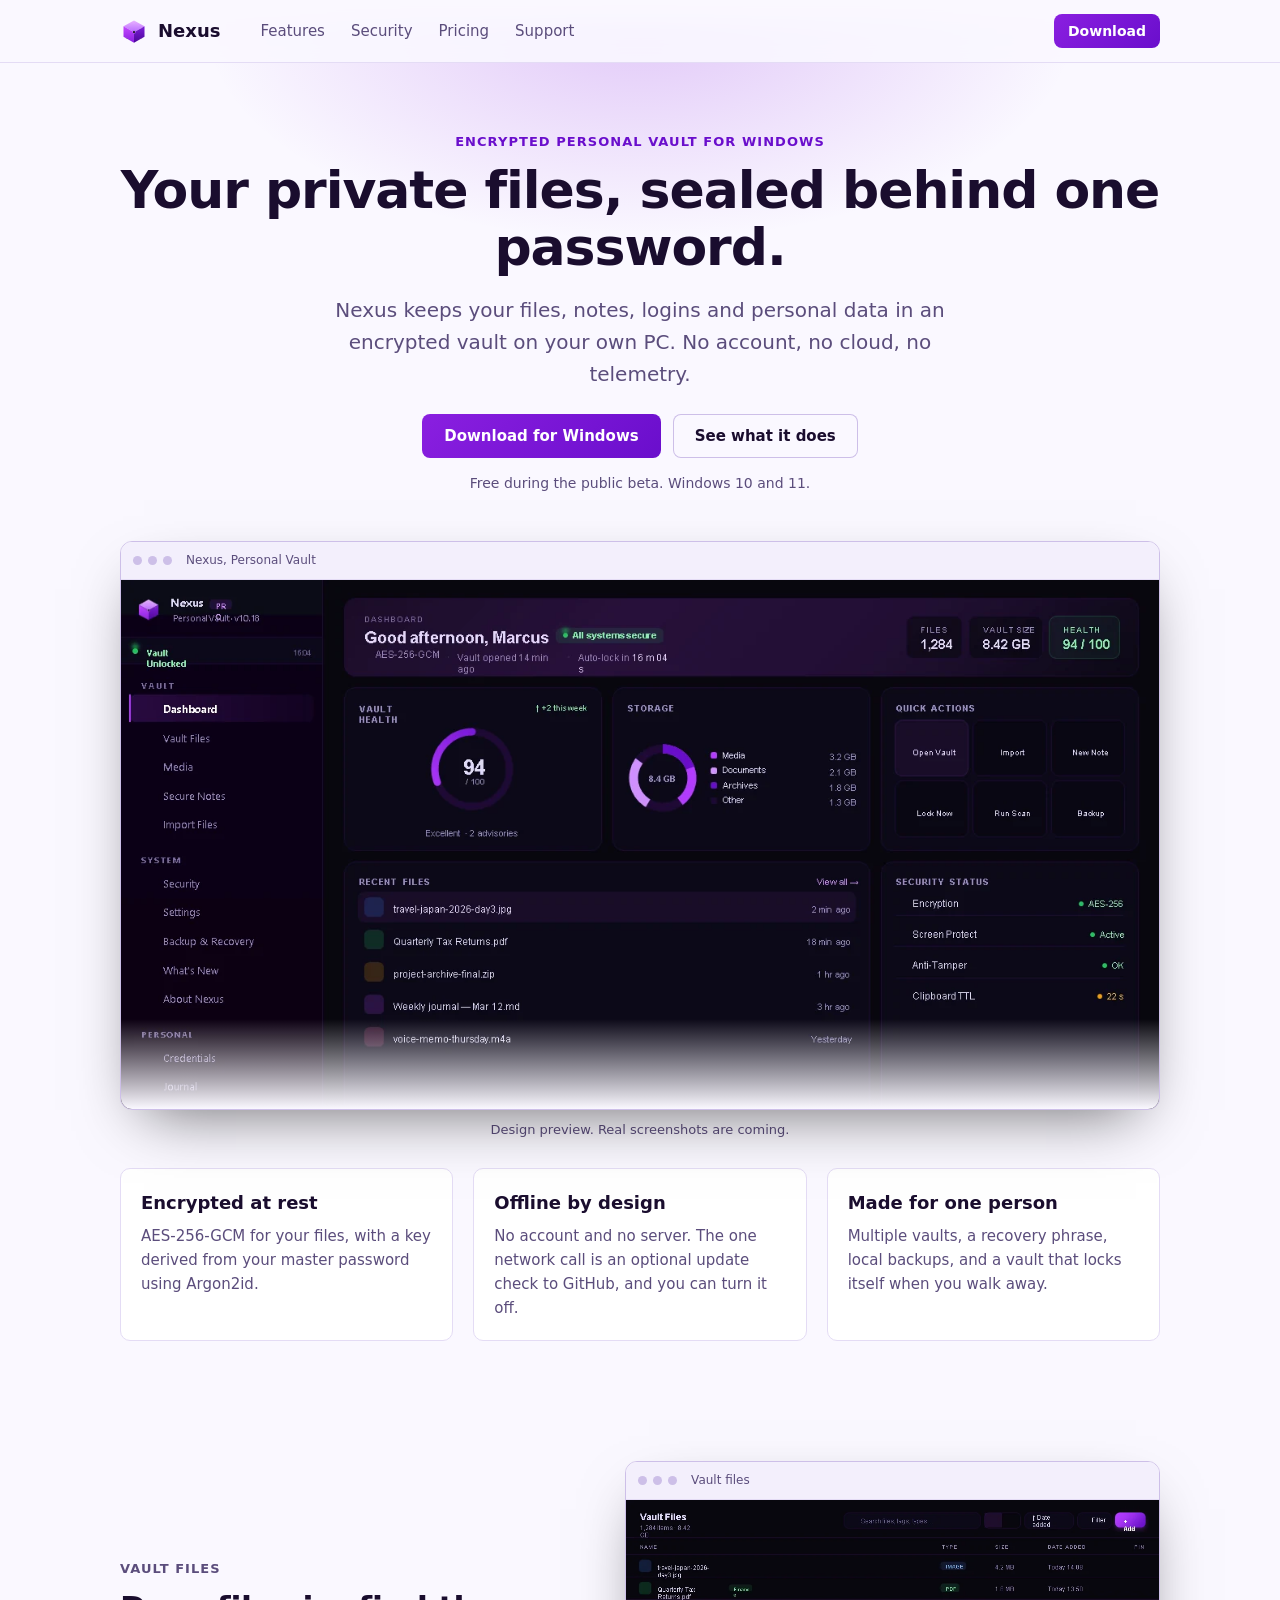
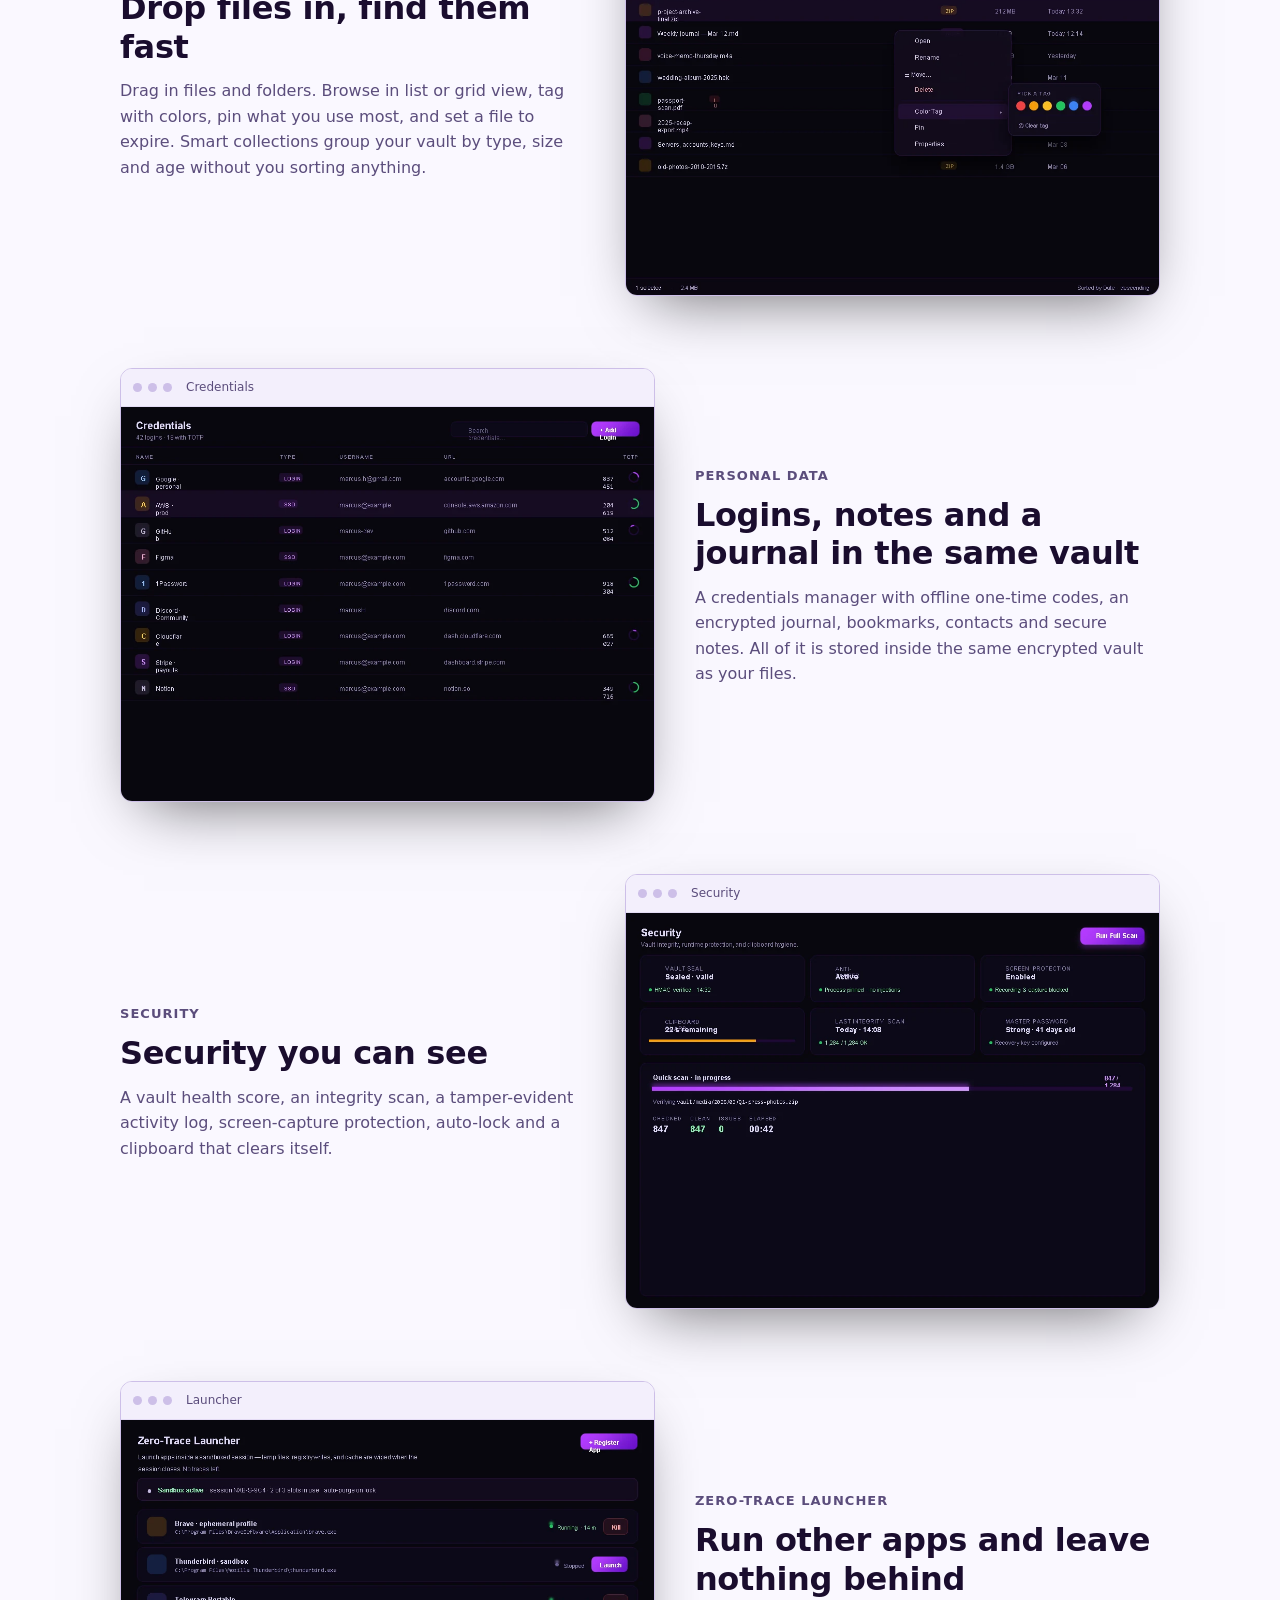
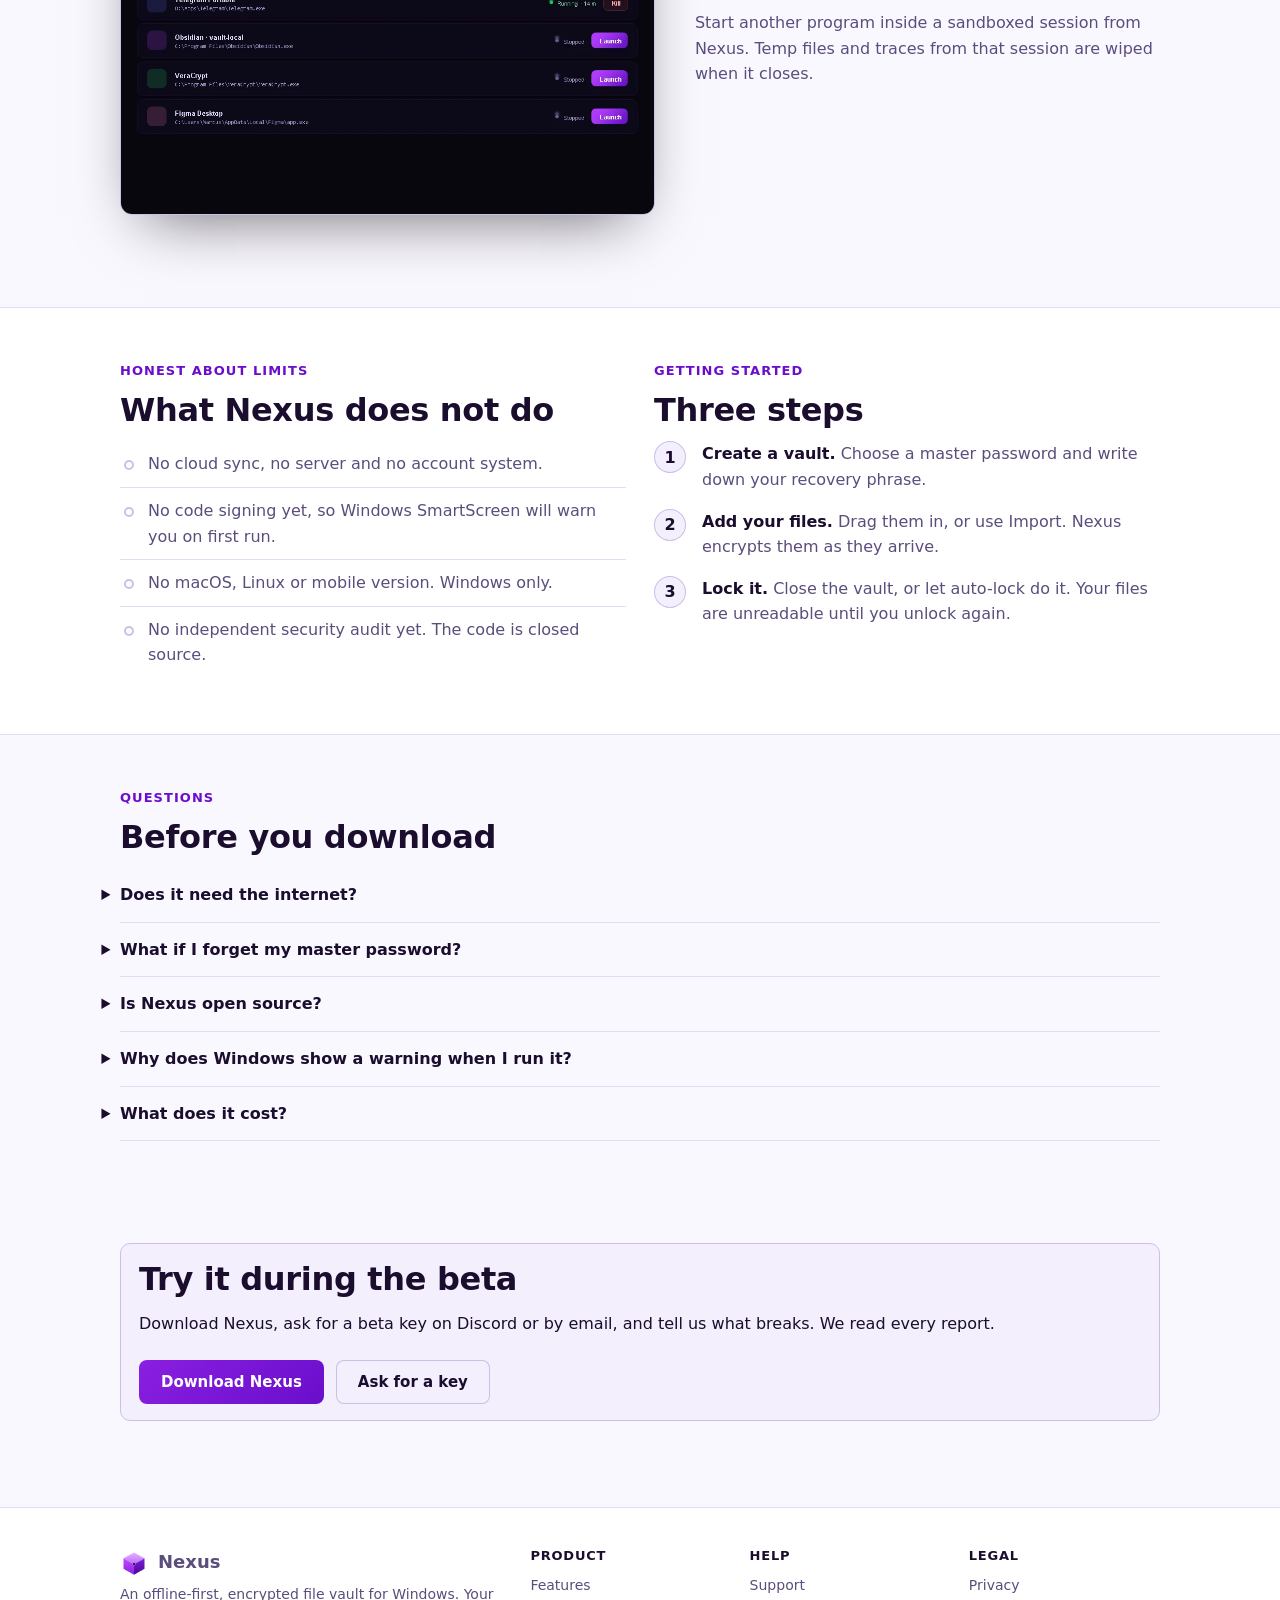
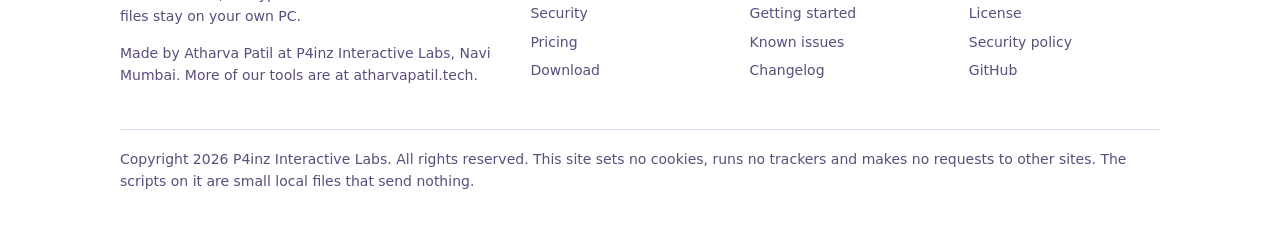
<file: docs/index.html>
<!doctype html>
<html lang="en"><head><meta charset="utf-8"><meta name="viewport" content="width=device-width, initial-scale=1">
<title>Nexus: an offline, encrypted file vault for Windows</title><meta name="description" content="Nexus keeps your files, notes and logins in an encrypted vault on your own PC. AES-256-GCM, Argon2id, no account, no cloud, no telemetry."><meta name="color-scheme" content="dark light">
<meta http-equiv="Content-Security-Policy" content="default-src 'none'; script-src 'self'; style-src 'self'; img-src 'self' data:; connect-src 'none'; form-action 'none'; base-uri 'none'; object-src 'none'"><meta name="referrer" content="no-referrer">
<meta property="og:title" content="Nexus: an offline, encrypted file vault for Windows"><meta property="og:description" content="Nexus keeps your files, notes and logins in an encrypted vault on your own PC. AES-256-GCM, Argon2id, no account, no cloud, no telemetry."><meta property="og:type" content="website">
<meta property="og:image" content="https://p4inz-code.github.io/nexus-desktop/img/og.png"><meta property="og:url" content="https://p4inz-code.github.io/nexus-desktop/index.html"><meta property="og:site_name" content="Nexus">
<meta name="twitter:card" content="summary_large_image"><link rel="canonical" href="https://p4inz-code.github.io/nexus-desktop/index.html">
<meta name="theme-color" content="#0a0810"><meta name="author" content="Atharva Patil"><link rel="icon" href="favicon.svg" type="image/svg+xml">
<link rel="stylesheet" href="style.css"><script src="site.js" defer></script>
<script type="application/ld+json">{"@context":"https://schema.org","@type":"SoftwareApplication","name":"Nexus","applicationCategory":"SecurityApplication","operatingSystem":"Windows 10, Windows 11","description":"An offline-first, encrypted file vault for Windows.","url":"https://p4inz-code.github.io/nexus-desktop/","image":"https://p4inz-code.github.io/nexus-desktop/img/og.png","author":{"@type":"Organization","name":"P4inz Interactive Labs","url":"https://atharvapatil.tech","email":"atharva.patil.cg@gmail.com","address":{"@type":"PostalAddress","addressLocality":"Navi Mumbai","addressCountry":"IN"}},"offers":{"@type":"Offer","price":"0","priceCurrency":"INR","description":"Free during the public beta"}}</script>
</head>
<body><a class="skip" href="#main">Skip to content</a>
<header class="top"><div class="wrap bar"><a class="brand" href="index.html"><img src="img/nexus-mark.svg" alt="" width="28" height="28">Nexus</a>
<nav class="nav" aria-label="Main"><a href="features.html">Features</a><a href="security.html">Security</a><a href="pricing.html">Pricing</a><a href="support.html">Support</a></nav><a class="btn small" href="download.html">Download</a></div></header>
<main id="main">

<section class="wrap hero"><p class="eyebrow">Encrypted personal vault for Windows</p>
<h1>Your private files, sealed behind one password.</h1>
<p class="lead">Nexus keeps your files, notes, logins and personal data in an encrypted vault on your own PC. No account, no cloud, no telemetry.</p>
<div class="actions"><a class="btn" href="download.html">Download for Windows</a><a class="btn ghost" href="features.html">See what it does</a></div>
<p class="note">Free during the public beta. Windows 10 and 11.</p></section>
<section class="wrap stage"><figure><div class="win fade"><div class="tb"><i></i><i></i><i></i><span>Nexus, Personal Vault</span></div><img src="img/app-hero.webp" alt="The Nexus dashboard showing vault health, storage and recent files" width="1280" height="652" fetchpriority="high"></div><figcaption>Design preview. Real screenshots are coming.</figcaption></figure></section>

<section class="wrap tight"><div class="trio">
<div class="card"><h3>Encrypted at rest</h3><p>AES-256-GCM for your files, with a key derived from your master password using Argon2id.</p></div>
<div class="card"><h3>Offline by design</h3><p>No account and no server. The one network call is an optional update check to GitHub, and you can turn it off.</p></div>
<div class="card"><h3>Made for one person</h3><p>Multiple vaults, a recovery phrase, local backups, and a vault that locks itself when you walk away.</p></div></div></section>

<section class="wrap"><div class="row"><div class="text"><p class="eyebrow">Vault files</p><h2>Drop files in, find them fast</h2>
<p>Drag in files and folders. Browse in list or grid view, tag with colors, pin what you use most, and set a file to expire. Smart collections group your vault by type, size and age without you sorting anything.</p></div>
<div class="win"><div class="tb"><i></i><i></i><i></i><span>Vault files</span></div><img src="img/vault-files.webp" alt="Vault Files in list view with a right-click menu open" width="1030" height="762" loading="lazy" decoding="async"></div></div>
<div class="row flip"><div class="text"><p class="eyebrow">Personal data</p><h2>Logins, notes and a journal in the same vault</h2>
<p>A credentials manager with offline one-time codes, an encrypted journal, bookmarks, contacts and secure notes. All of it is stored inside the same encrypted vault as your files.</p></div>
<div class="win"><div class="tb"><i></i><i></i><i></i><span>Credentials</span></div><img src="img/credentials.webp" alt="The Credentials page with logins and one-time codes" width="1030" height="762" loading="lazy" decoding="async"></div></div>
<div class="row"><div class="text"><p class="eyebrow">Security</p><h2>Security you can see</h2>
<p>A vault health score, an integrity scan, a tamper-evident activity log, screen-capture protection, auto-lock and a clipboard that clears itself.</p></div>
<div class="win"><div class="tb"><i></i><i></i><i></i><span>Security</span></div><img src="img/security.webp" alt="The Security page with an integrity scan in progress" width="1030" height="762" loading="lazy" decoding="async"></div></div>
<div class="row flip"><div class="text"><p class="eyebrow">Zero-trace launcher</p><h2>Run other apps and leave nothing behind</h2>
<p>Start another program inside a sandboxed session from Nexus. Temp files and traces from that session are wiped when it closes.</p></div>
<div class="win"><div class="tb"><i></i><i></i><i></i><span>Launcher</span></div><img src="img/launcher.webp" alt="The Zero-Trace Launcher with a list of sandboxed apps" width="1030" height="762" loading="lazy" decoding="async"></div></div></section>

<section class="band"><div class="wrap"><div class="two"><div><p class="eyebrow">Honest about limits</p><h2>What Nexus does not do</h2>
<ul class="list no"><li>No cloud sync, no server and no account system.</li><li>No code signing yet, so Windows SmartScreen will warn you on first run.</li><li>No macOS, Linux or mobile version. Windows only.</li><li>No independent security audit yet. The code is closed source.</li></ul></div>
<div><p class="eyebrow">Getting started</p><h2>Three steps</h2>
<ol class="steps"><li><strong>Create a vault.</strong> Choose a master password and write down your recovery phrase.</li><li><strong>Add your files.</strong> Drag them in, or use Import. Nexus encrypts them as they arrive.</li><li><strong>Lock it.</strong> Close the vault, or let auto-lock do it. Your files are unreadable until you unlock again.</li></ol></div></div></div></section>

<section class="wrap"><p class="eyebrow">Questions</p><h2>Before you download</h2>
<details><summary>Does it need the internet?</summary><p>No. Encryption, decryption and license-key checks all happen on your PC. The only network call is an optional check for new releases, which talks to GitHub only and which you can switch off in Settings.</p></details>
<details><summary>What if I forget my master password?</summary><p>Use the recovery phrase you wrote down at setup. If you lose both, nobody can recover your vault, including us. That is by design, and there is no cloud password reset.</p></details>
<details><summary>Is Nexus open source?</summary><p>No. Nexus is closed source. The GitHub page hosts the downloads, the documentation and the issue tracker.</p></details>
<details><summary>Why does Windows show a warning when I run it?</summary><p>Nexus is not code-signed yet, so SmartScreen flags it like any new unsigned program. The download page explains how to check the file is the one we published before you run it.</p></details>
<details><summary>What does it cost?</summary><p>It is free during the public beta. A one-time lifetime license is planned for after the beta. See <a href="pricing.html">Pricing</a>.</p></details></section>

<section class="wrap tight"><div class="callout"><h2>Try it during the beta</h2><p>Download Nexus, ask for a beta key on Discord or by email, and tell us what breaks. We read every report.</p>
<div class="actions"><a class="btn" href="download.html">Download Nexus</a><a class="btn ghost" href="support.html">Ask for a key</a></div></div></section>
</main>
<footer class="foot"><div class="wrap"><div class="cols">
<div><a class="brand" href="index.html"><img src="img/nexus-mark.svg" alt="" width="28" height="28">Nexus</a>
<p>An offline-first, encrypted file vault for Windows. Your files stay on your own PC.</p>
<p>Made by Atharva Patil at P4inz Interactive Labs, Navi Mumbai. More of our tools are at <a href="https://atharvapatil.tech" rel="noopener noreferrer">atharvapatil.tech</a>.</p></div>
<div><h2>Product</h2><ul><li><a href="features.html">Features</a></li><li><a href="security.html">Security</a></li><li><a href="pricing.html">Pricing</a></li><li><a href="download.html">Download</a></li></ul></div>
<div><h2>Help</h2><ul><li><a href="support.html">Support</a></li><li><a href="https://github.com/p4inz-code/nexus-desktop/blob/main/docs/GETTING_STARTED.md" rel="noopener noreferrer">Getting started</a></li><li><a href="https://github.com/p4inz-code/nexus-desktop/blob/main/docs/KNOWN_ISSUES.md" rel="noopener noreferrer">Known issues</a></li><li><a href="https://github.com/p4inz-code/nexus-desktop/blob/main/CHANGELOG.md" rel="noopener noreferrer">Changelog</a></li></ul></div>
<div><h2>Legal</h2><ul><li><a href="privacy.html">Privacy</a></li><li><a href="https://github.com/p4inz-code/nexus-desktop/blob/main/LICENSE" rel="noopener noreferrer">License</a></li><li><a href="https://github.com/p4inz-code/nexus-desktop/blob/main/SECURITY.md" rel="noopener noreferrer">Security policy</a></li><li><a href="https://github.com/p4inz-code/nexus-desktop" rel="noopener noreferrer">GitHub</a></li></ul></div>
</div><p class="legal">Copyright 2026 P4inz Interactive Labs. All rights reserved. This site sets no cookies, runs no trackers and makes no requests to other sites. The scripts on it are small local files that send nothing.</p></div></footer>
</body></html>
</file>
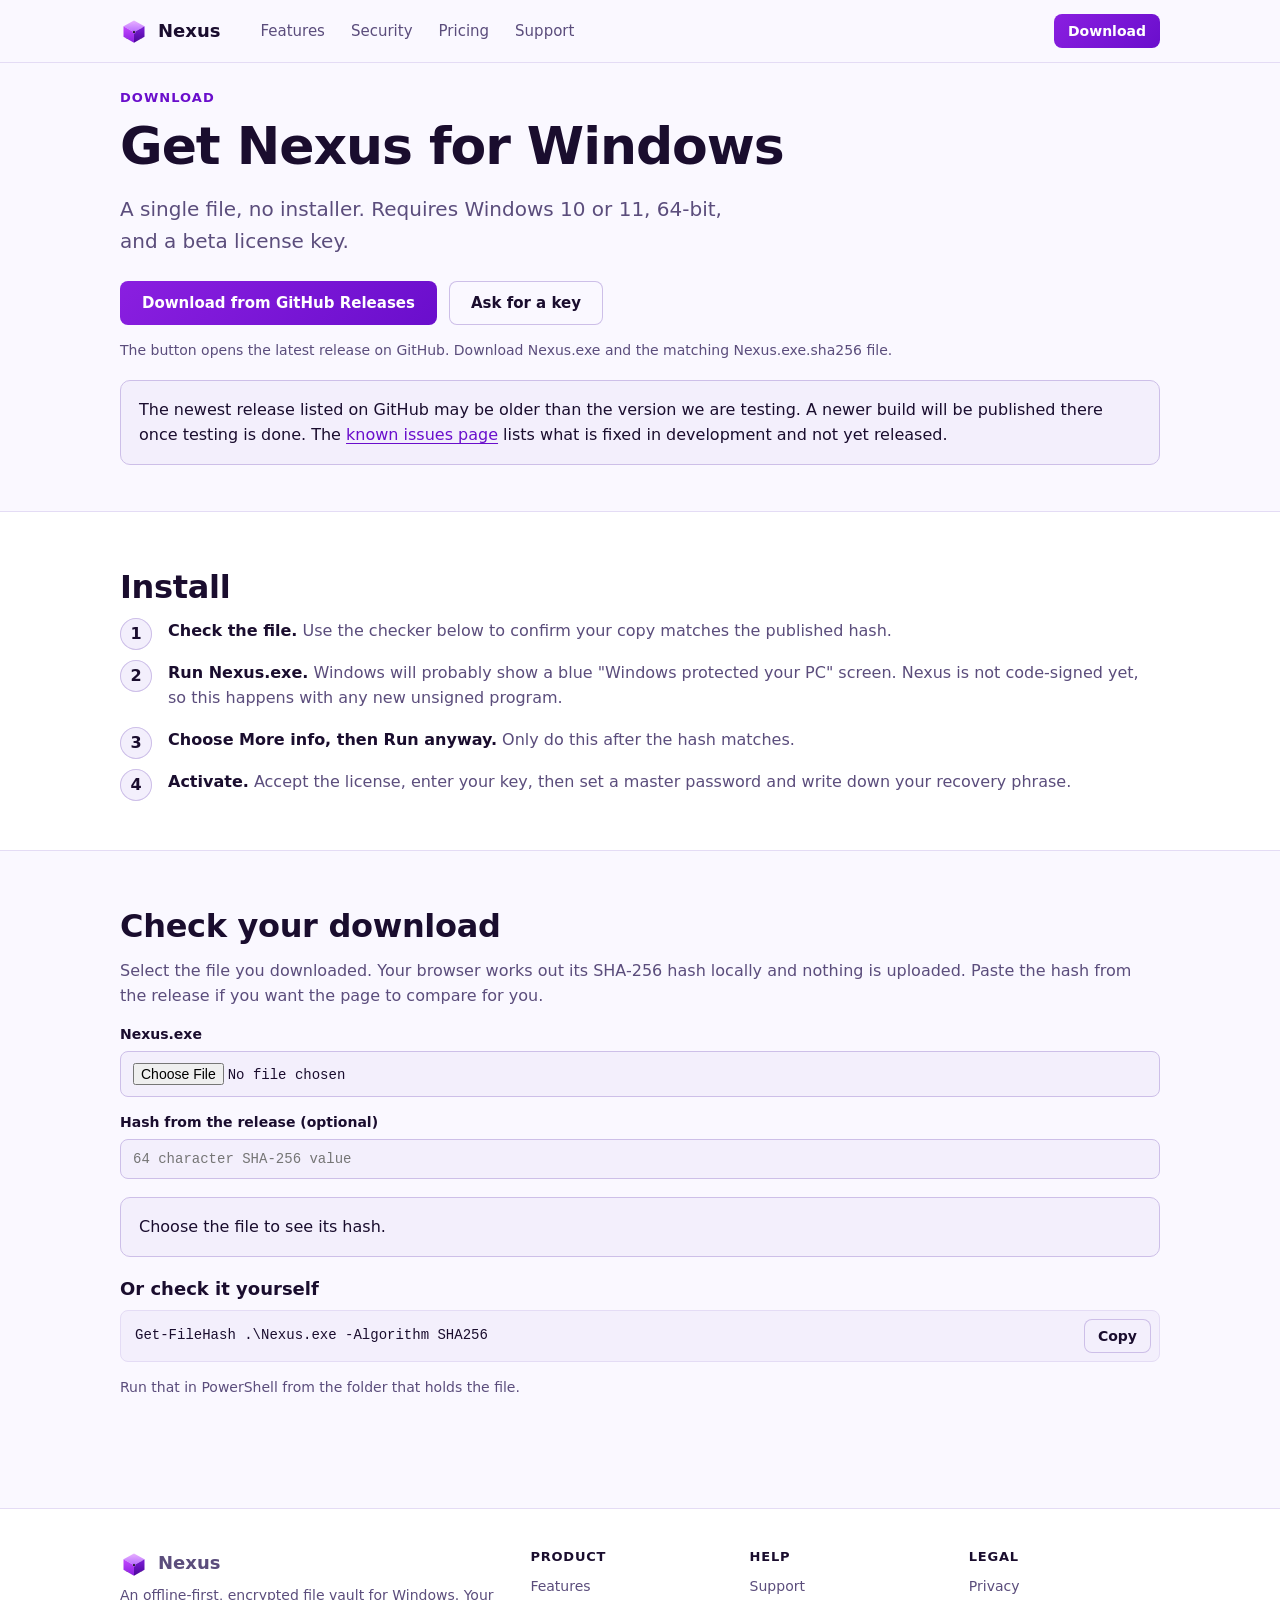
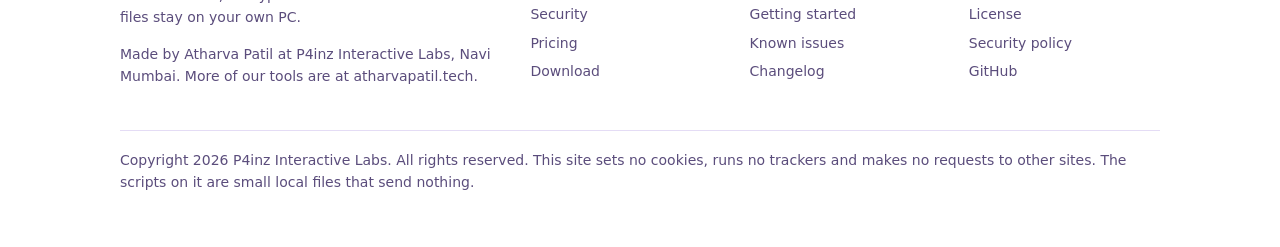
<file: docs/download.html>
<!doctype html>
<html lang="en"><head><meta charset="utf-8"><meta name="viewport" content="width=device-width, initial-scale=1">
<title>Download | Nexus</title><meta name="description" content="Download Nexus for Windows 10 and 11. A single file, with a SHA-256 checker and plain steps for the SmartScreen warning."><meta name="color-scheme" content="dark light">
<meta http-equiv="Content-Security-Policy" content="default-src 'none'; script-src 'self'; style-src 'self'; img-src 'self' data:; connect-src 'none'; form-action 'none'; base-uri 'none'; object-src 'none'"><meta name="referrer" content="no-referrer">
<meta property="og:title" content="Download | Nexus"><meta property="og:description" content="Download Nexus for Windows 10 and 11. A single file, with a SHA-256 checker and plain steps for the SmartScreen warning."><meta property="og:type" content="website">
<meta property="og:image" content="https://p4inz-code.github.io/nexus-desktop/img/og.png"><meta property="og:url" content="https://p4inz-code.github.io/nexus-desktop/download.html"><meta property="og:site_name" content="Nexus">
<meta name="twitter:card" content="summary_large_image"><link rel="canonical" href="https://p4inz-code.github.io/nexus-desktop/download.html">
<meta name="theme-color" content="#0a0810"><meta name="author" content="Atharva Patil"><link rel="icon" href="favicon.svg" type="image/svg+xml">
<link rel="stylesheet" href="style.css"><script src="site.js" defer></script>
<script type="application/ld+json">{"@context":"https://schema.org","@type":"SoftwareApplication","name":"Nexus","applicationCategory":"SecurityApplication","operatingSystem":"Windows 10, Windows 11","description":"An offline-first, encrypted file vault for Windows.","url":"https://p4inz-code.github.io/nexus-desktop/","image":"https://p4inz-code.github.io/nexus-desktop/img/og.png","author":{"@type":"Organization","name":"P4inz Interactive Labs","url":"https://atharvapatil.tech","email":"atharva.patil.cg@gmail.com","address":{"@type":"PostalAddress","addressLocality":"Navi Mumbai","addressCountry":"IN"}},"offers":{"@type":"Offer","price":"0","priceCurrency":"INR","description":"Free during the public beta"}}</script>
</head>
<body><a class="skip" href="#main">Skip to content</a>
<header class="top"><div class="wrap bar"><a class="brand" href="index.html"><img src="img/nexus-mark.svg" alt="" width="28" height="28">Nexus</a>
<nav class="nav" aria-label="Main"><a href="features.html">Features</a><a href="security.html">Security</a><a href="pricing.html">Pricing</a><a href="support.html">Support</a></nav><a class="btn small" href="download.html">Download</a></div></header>
<main id="main">

<section class="wrap tight"><p class="eyebrow">Download</p><h1>Get Nexus for Windows</h1>
<p class="lead">A single file, no installer. Requires Windows 10 or 11, 64-bit, and a beta license key.</p>
<div class="actions"><a class="btn" href="https://github.com/p4inz-code/nexus-desktop/releases/latest" rel="noopener noreferrer">Download from GitHub Releases</a><a class="btn ghost" href="support.html">Ask for a key</a></div>
<p class="note">The button opens the latest release on GitHub. Download Nexus.exe and the matching Nexus.exe.sha256 file.</p>
<div class="callout"><p>The newest release listed on GitHub may be older than the version we are testing. A newer build will be published there once testing is done. The <a href="https://github.com/p4inz-code/nexus-desktop/blob/main/docs/KNOWN_ISSUES.md" rel="noopener noreferrer">known issues page</a> lists what is fixed in development and not yet released.</p></div></section>

<section class="band"><div class="wrap"><h2>Install</h2>
<ol class="steps"><li><strong>Check the file.</strong> Use the checker below to confirm your copy matches the published hash.</li>
<li><strong>Run Nexus.exe.</strong> Windows will probably show a blue "Windows protected your PC" screen. Nexus is not code-signed yet, so this happens with any new unsigned program.</li>
<li><strong>Choose More info, then Run anyway.</strong> Only do this after the hash matches.</li>
<li><strong>Activate.</strong> Accept the license, enter your key, then set a master password and write down your recovery phrase.</li></ol></div></section>

<section class="wrap"><h2>Check your download</h2>
<p class="muted">Select the file you downloaded. Your browser works out its SHA-256 hash locally and nothing is uploaded. Paste the hash from the release if you want the page to compare for you.</p>
<label for="hash-file">Nexus.exe</label><input id="hash-file" type="file" accept=".exe">
<label for="hash-expected">Hash from the release (optional)</label><input id="hash-expected" type="text" placeholder="64 character SHA-256 value" autocomplete="off" spellcheck="false">
<div id="hash-out" class="callout" role="status" aria-live="polite"><p>Choose the file to see its hash.</p></div>
<h3>Or check it yourself</h3>
<div class="code"><code id="cmd-ps">Get-FileHash .\Nexus.exe -Algorithm SHA256</code><button class="btn ghost small" type="button" data-copy="#cmd-ps">Copy</button></div>
<p class="note">Run that in PowerShell from the folder that holds the file.</p></section>
</main>
<footer class="foot"><div class="wrap"><div class="cols">
<div><a class="brand" href="index.html"><img src="img/nexus-mark.svg" alt="" width="28" height="28">Nexus</a>
<p>An offline-first, encrypted file vault for Windows. Your files stay on your own PC.</p>
<p>Made by Atharva Patil at P4inz Interactive Labs, Navi Mumbai. More of our tools are at <a href="https://atharvapatil.tech" rel="noopener noreferrer">atharvapatil.tech</a>.</p></div>
<div><h2>Product</h2><ul><li><a href="features.html">Features</a></li><li><a href="security.html">Security</a></li><li><a href="pricing.html">Pricing</a></li><li><a href="download.html">Download</a></li></ul></div>
<div><h2>Help</h2><ul><li><a href="support.html">Support</a></li><li><a href="https://github.com/p4inz-code/nexus-desktop/blob/main/docs/GETTING_STARTED.md" rel="noopener noreferrer">Getting started</a></li><li><a href="https://github.com/p4inz-code/nexus-desktop/blob/main/docs/KNOWN_ISSUES.md" rel="noopener noreferrer">Known issues</a></li><li><a href="https://github.com/p4inz-code/nexus-desktop/blob/main/CHANGELOG.md" rel="noopener noreferrer">Changelog</a></li></ul></div>
<div><h2>Legal</h2><ul><li><a href="privacy.html">Privacy</a></li><li><a href="https://github.com/p4inz-code/nexus-desktop/blob/main/LICENSE" rel="noopener noreferrer">License</a></li><li><a href="https://github.com/p4inz-code/nexus-desktop/blob/main/SECURITY.md" rel="noopener noreferrer">Security policy</a></li><li><a href="https://github.com/p4inz-code/nexus-desktop" rel="noopener noreferrer">GitHub</a></li></ul></div>
</div><p class="legal">Copyright 2026 P4inz Interactive Labs. All rights reserved. This site sets no cookies, runs no trackers and makes no requests to other sites. The scripts on it are small local files that send nothing.</p></div></footer>
</body></html>
</file>
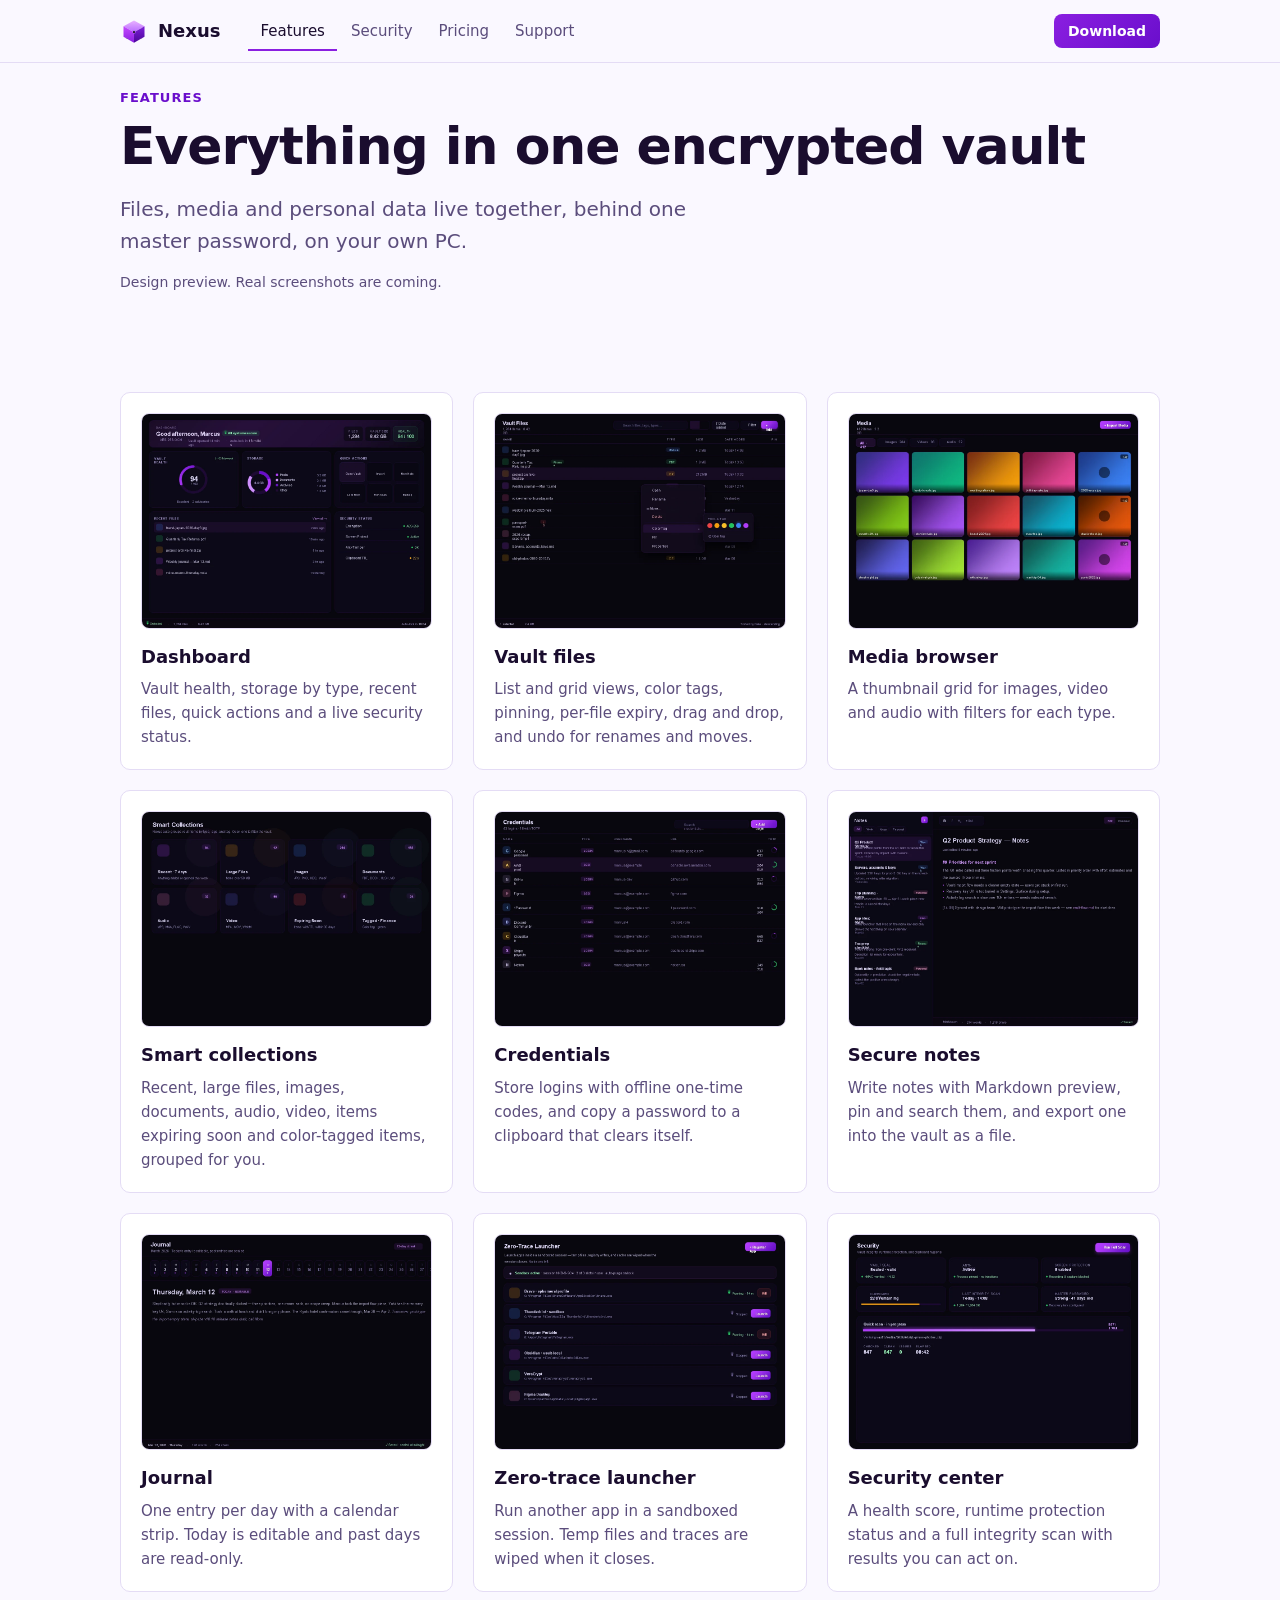
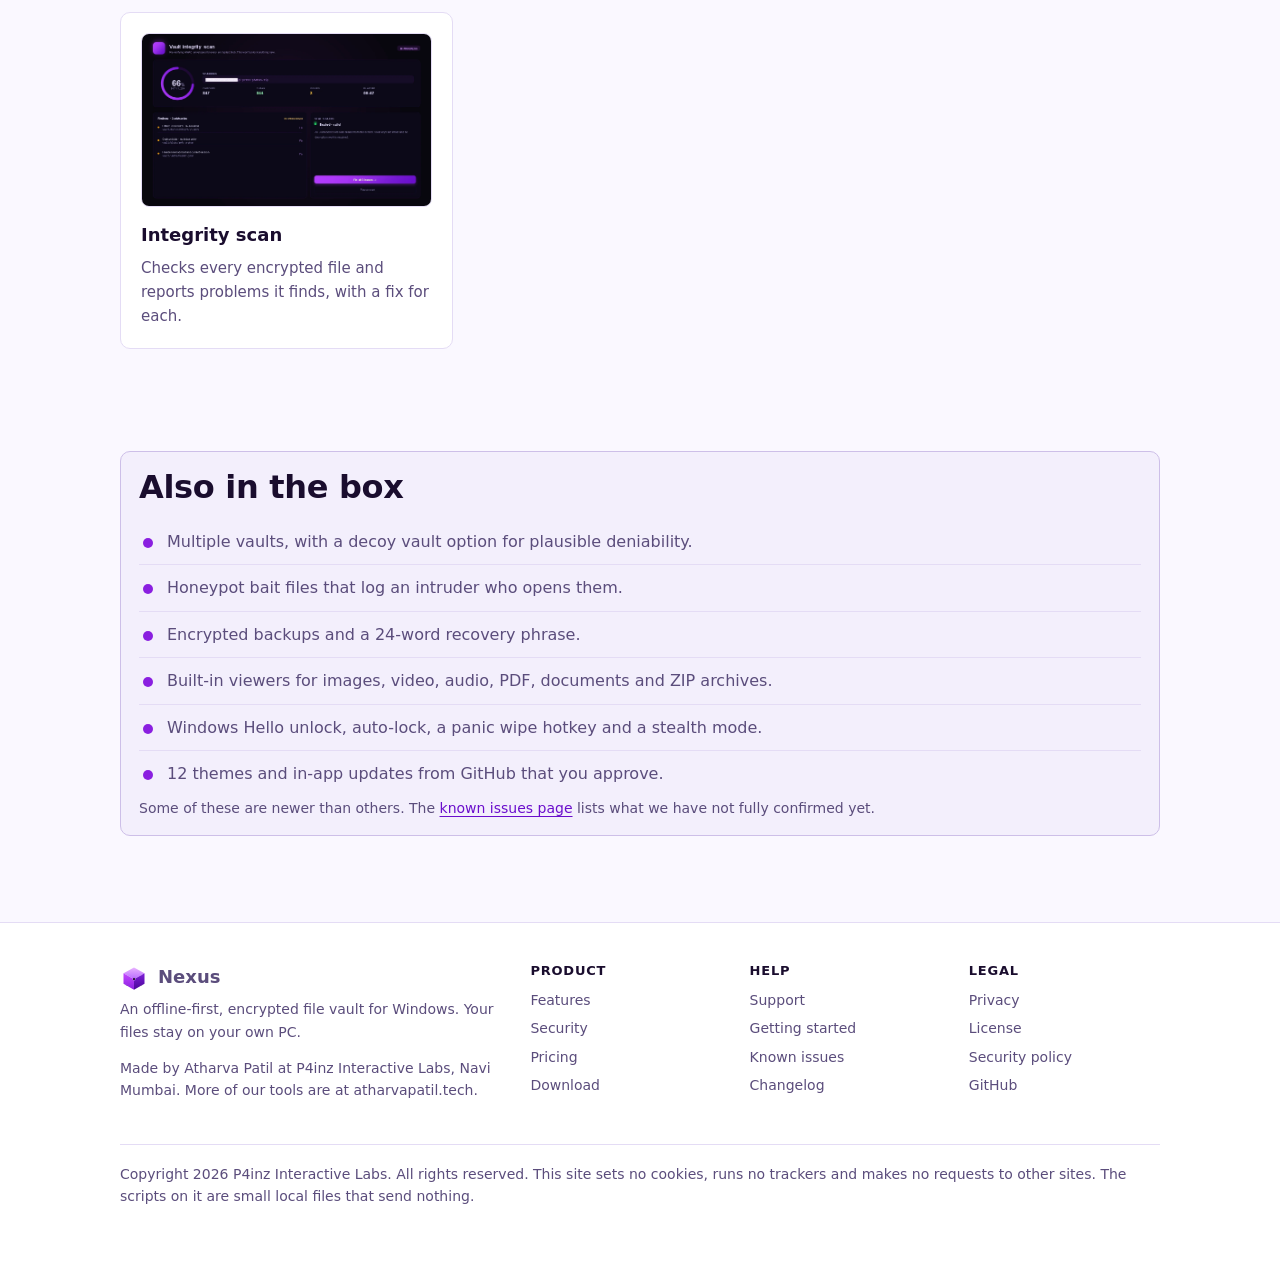
<file: docs/features.html>
<!doctype html>
<html lang="en"><head><meta charset="utf-8"><meta name="viewport" content="width=device-width, initial-scale=1">
<title>Features | Nexus</title><meta name="description" content="Vault files, media, smart collections, credentials, notes, journal, a zero-trace launcher and a security center, all inside one encrypted vault."><meta name="color-scheme" content="dark light">
<meta http-equiv="Content-Security-Policy" content="default-src 'none'; script-src 'self'; style-src 'self'; img-src 'self' data:; connect-src 'none'; form-action 'none'; base-uri 'none'; object-src 'none'"><meta name="referrer" content="no-referrer">
<meta property="og:title" content="Features | Nexus"><meta property="og:description" content="Vault files, media, smart collections, credentials, notes, journal, a zero-trace launcher and a security center, all inside one encrypted vault."><meta property="og:type" content="website">
<meta property="og:image" content="https://p4inz-code.github.io/nexus-desktop/img/og.png"><meta property="og:url" content="https://p4inz-code.github.io/nexus-desktop/features.html"><meta property="og:site_name" content="Nexus">
<meta name="twitter:card" content="summary_large_image"><link rel="canonical" href="https://p4inz-code.github.io/nexus-desktop/features.html">
<meta name="theme-color" content="#0a0810"><meta name="author" content="Atharva Patil"><link rel="icon" href="favicon.svg" type="image/svg+xml">
<link rel="stylesheet" href="style.css"><script src="site.js" defer></script>
<script type="application/ld+json">{"@context":"https://schema.org","@type":"SoftwareApplication","name":"Nexus","applicationCategory":"SecurityApplication","operatingSystem":"Windows 10, Windows 11","description":"An offline-first, encrypted file vault for Windows.","url":"https://p4inz-code.github.io/nexus-desktop/","image":"https://p4inz-code.github.io/nexus-desktop/img/og.png","author":{"@type":"Organization","name":"P4inz Interactive Labs","url":"https://atharvapatil.tech","email":"atharva.patil.cg@gmail.com","address":{"@type":"PostalAddress","addressLocality":"Navi Mumbai","addressCountry":"IN"}},"offers":{"@type":"Offer","price":"0","priceCurrency":"INR","description":"Free during the public beta"}}</script>
</head>
<body><a class="skip" href="#main">Skip to content</a>
<header class="top"><div class="wrap bar"><a class="brand" href="index.html"><img src="img/nexus-mark.svg" alt="" width="28" height="28">Nexus</a>
<nav class="nav" aria-label="Main"><a href="features.html" aria-current="page">Features</a><a href="security.html">Security</a><a href="pricing.html">Pricing</a><a href="support.html">Support</a></nav><a class="btn small" href="download.html">Download</a></div></header>
<main id="main">

<section class="wrap tight"><p class="eyebrow">Features</p><h1>Everything in one encrypted vault</h1>
<p class="lead">Files, media and personal data live together, behind one master password, on your own PC.</p>
<p class="note">Design preview. Real screenshots are coming.</p></section>
<section class="wrap"><div class="cards">
<article class="card"><img src="img/dashboard.webp" alt="The Nexus dashboard" width="1030" height="762" loading="lazy" decoding="async"><h3>Dashboard</h3><p>Vault health, storage by type, recent files, quick actions and a live security status.</p></article>
<article class="card"><img src="img/vault-files.webp" alt="Vault Files in list view" width="1030" height="762" loading="lazy" decoding="async"><h3>Vault files</h3><p>List and grid views, color tags, pinning, per-file expiry, drag and drop, and undo for renames and moves.</p></article>
<article class="card"><img src="img/media.webp" alt="The media browser grid" width="1030" height="762" loading="lazy" decoding="async"><h3>Media browser</h3><p>A thumbnail grid for images, video and audio with filters for each type.</p></article>
<article class="card"><img src="img/collections.webp" alt="Smart Collections" width="1030" height="762" loading="lazy" decoding="async"><h3>Smart collections</h3><p>Recent, large files, images, documents, audio, video, items expiring soon and color-tagged items, grouped for you.</p></article>
<article class="card"><img src="img/credentials.webp" alt="The Credentials page" width="1030" height="762" loading="lazy" decoding="async"><h3>Credentials</h3><p>Store logins with offline one-time codes, and copy a password to a clipboard that clears itself.</p></article>
<article class="card"><img src="img/notes.webp" alt="Secure Notes" width="1030" height="762" loading="lazy" decoding="async"><h3>Secure notes</h3><p>Write notes with Markdown preview, pin and search them, and export one into the vault as a file.</p></article>
<article class="card"><img src="img/journal.webp" alt="The Journal page" width="1030" height="762" loading="lazy" decoding="async"><h3>Journal</h3><p>One entry per day with a calendar strip. Today is editable and past days are read-only.</p></article>
<article class="card"><img src="img/launcher.webp" alt="The Zero-Trace Launcher" width="1030" height="762" loading="lazy" decoding="async"><h3>Zero-trace launcher</h3><p>Run another app in a sandboxed session. Temp files and traces are wiped when it closes.</p></article>
<article class="card"><img src="img/security.webp" alt="The Security page" width="1030" height="762" loading="lazy" decoding="async"><h3>Security center</h3><p>A health score, runtime protection status and a full integrity scan with results you can act on.</p></article>
<article class="card"><img src="img/integrity-scan.webp" alt="A vault integrity scan in progress" width="1280" height="762" loading="lazy" decoding="async"><h3>Integrity scan</h3><p>Checks every encrypted file and reports problems it finds, with a fix for each.</p></article>
</div></section>
<section class="wrap tight"><div class="callout"><h2>Also in the box</h2>
<ul class="list"><li>Multiple vaults, with a decoy vault option for plausible deniability.</li><li>Honeypot bait files that log an intruder who opens them.</li><li>Encrypted backups and a 24-word recovery phrase.</li><li>Built-in viewers for images, video, audio, PDF, documents and ZIP archives.</li><li>Windows Hello unlock, auto-lock, a panic wipe hotkey and a stealth mode.</li><li>12 themes and in-app updates from GitHub that you approve.</li></ul>
<p class="note">Some of these are newer than others. The <a href="https://github.com/p4inz-code/nexus-desktop/blob/main/docs/KNOWN_ISSUES.md" rel="noopener noreferrer">known issues page</a> lists what we have not fully confirmed yet.</p></div></section>
</main>
<footer class="foot"><div class="wrap"><div class="cols">
<div><a class="brand" href="index.html"><img src="img/nexus-mark.svg" alt="" width="28" height="28">Nexus</a>
<p>An offline-first, encrypted file vault for Windows. Your files stay on your own PC.</p>
<p>Made by Atharva Patil at P4inz Interactive Labs, Navi Mumbai. More of our tools are at <a href="https://atharvapatil.tech" rel="noopener noreferrer">atharvapatil.tech</a>.</p></div>
<div><h2>Product</h2><ul><li><a href="features.html">Features</a></li><li><a href="security.html">Security</a></li><li><a href="pricing.html">Pricing</a></li><li><a href="download.html">Download</a></li></ul></div>
<div><h2>Help</h2><ul><li><a href="support.html">Support</a></li><li><a href="https://github.com/p4inz-code/nexus-desktop/blob/main/docs/GETTING_STARTED.md" rel="noopener noreferrer">Getting started</a></li><li><a href="https://github.com/p4inz-code/nexus-desktop/blob/main/docs/KNOWN_ISSUES.md" rel="noopener noreferrer">Known issues</a></li><li><a href="https://github.com/p4inz-code/nexus-desktop/blob/main/CHANGELOG.md" rel="noopener noreferrer">Changelog</a></li></ul></div>
<div><h2>Legal</h2><ul><li><a href="privacy.html">Privacy</a></li><li><a href="https://github.com/p4inz-code/nexus-desktop/blob/main/LICENSE" rel="noopener noreferrer">License</a></li><li><a href="https://github.com/p4inz-code/nexus-desktop/blob/main/SECURITY.md" rel="noopener noreferrer">Security policy</a></li><li><a href="https://github.com/p4inz-code/nexus-desktop" rel="noopener noreferrer">GitHub</a></li></ul></div>
</div><p class="legal">Copyright 2026 P4inz Interactive Labs. All rights reserved. This site sets no cookies, runs no trackers and makes no requests to other sites. The scripts on it are small local files that send nothing.</p></div></footer>
</body></html>
</file>
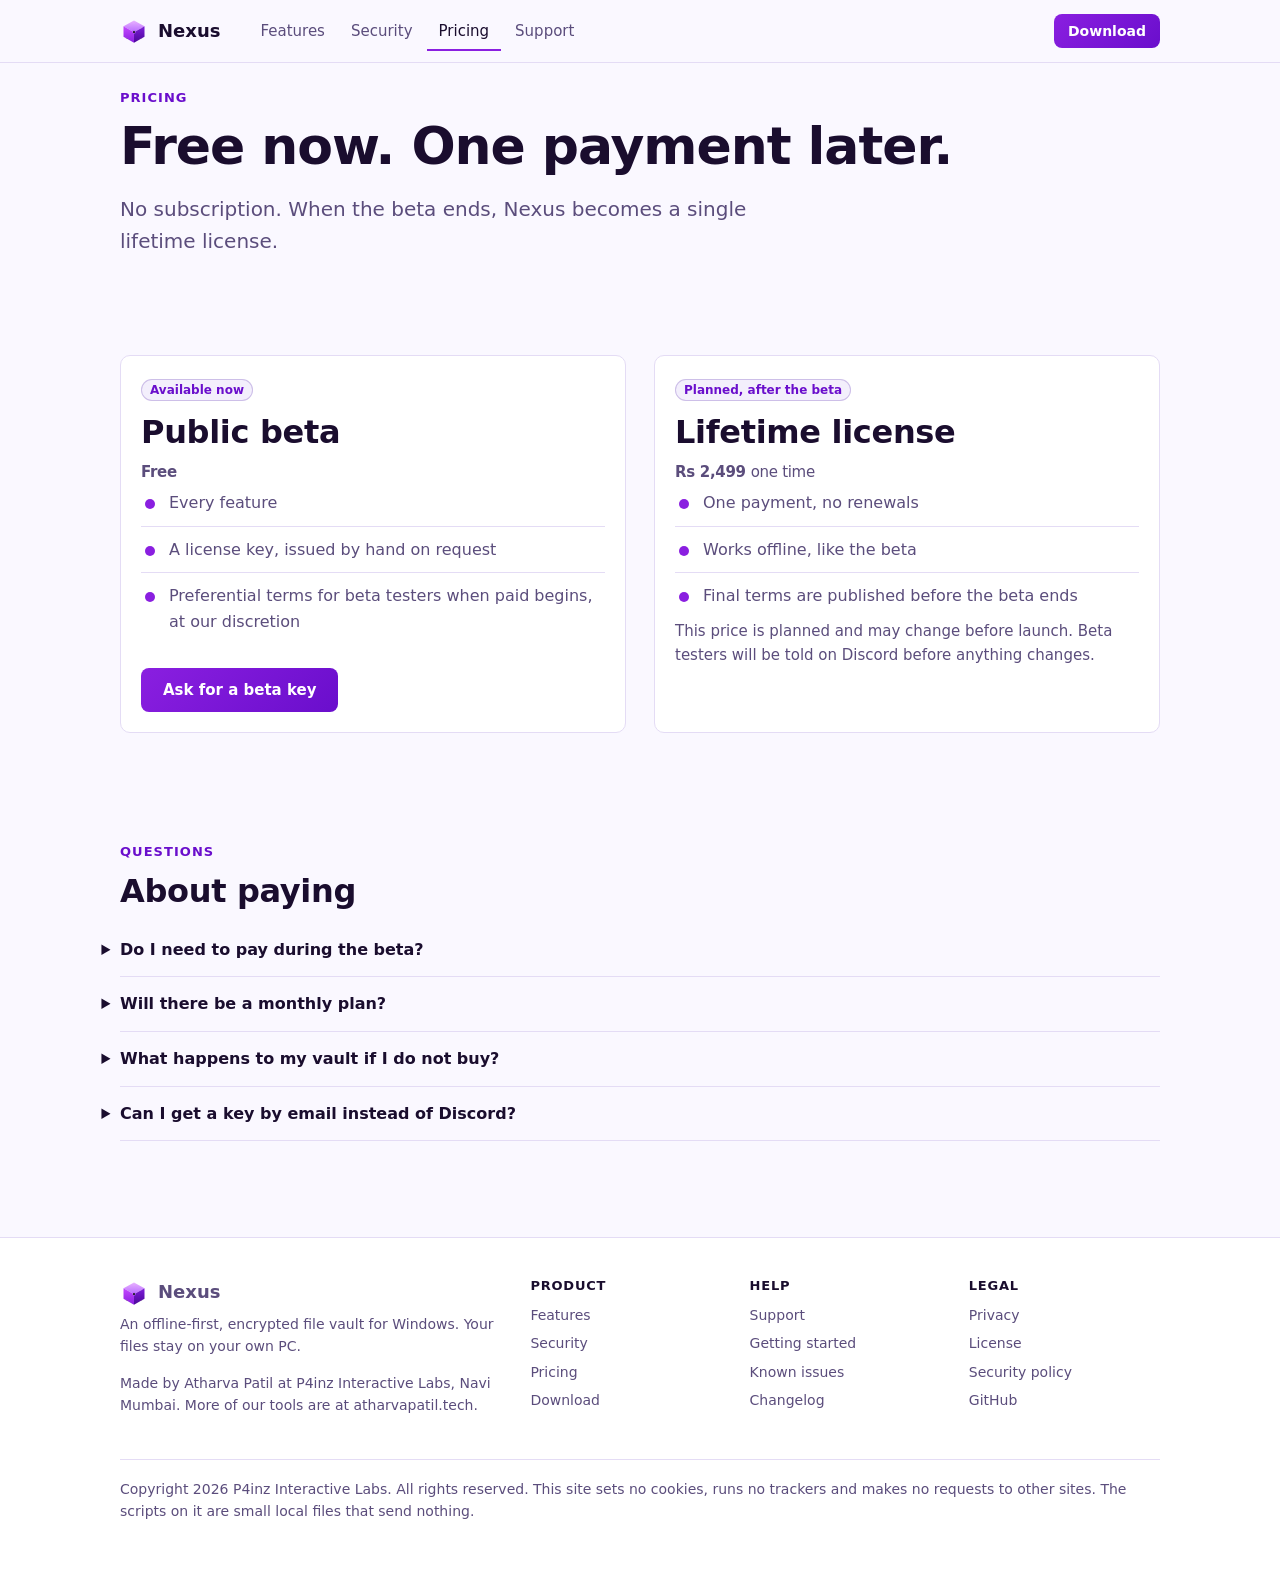
<file: docs/pricing.html>
<!doctype html>
<html lang="en"><head><meta charset="utf-8"><meta name="viewport" content="width=device-width, initial-scale=1">
<title>Pricing | Nexus</title><meta name="description" content="Nexus is free during the public beta. A one-time lifetime license is planned after the beta. No subscription."><meta name="color-scheme" content="dark light">
<meta http-equiv="Content-Security-Policy" content="default-src 'none'; script-src 'self'; style-src 'self'; img-src 'self' data:; connect-src 'none'; form-action 'none'; base-uri 'none'; object-src 'none'"><meta name="referrer" content="no-referrer">
<meta property="og:title" content="Pricing | Nexus"><meta property="og:description" content="Nexus is free during the public beta. A one-time lifetime license is planned after the beta. No subscription."><meta property="og:type" content="website">
<meta property="og:image" content="https://p4inz-code.github.io/nexus-desktop/img/og.png"><meta property="og:url" content="https://p4inz-code.github.io/nexus-desktop/pricing.html"><meta property="og:site_name" content="Nexus">
<meta name="twitter:card" content="summary_large_image"><link rel="canonical" href="https://p4inz-code.github.io/nexus-desktop/pricing.html">
<meta name="theme-color" content="#0a0810"><meta name="author" content="Atharva Patil"><link rel="icon" href="favicon.svg" type="image/svg+xml">
<link rel="stylesheet" href="style.css"><script src="site.js" defer></script>
<script type="application/ld+json">{"@context":"https://schema.org","@type":"SoftwareApplication","name":"Nexus","applicationCategory":"SecurityApplication","operatingSystem":"Windows 10, Windows 11","description":"An offline-first, encrypted file vault for Windows.","url":"https://p4inz-code.github.io/nexus-desktop/","image":"https://p4inz-code.github.io/nexus-desktop/img/og.png","author":{"@type":"Organization","name":"P4inz Interactive Labs","url":"https://atharvapatil.tech","email":"atharva.patil.cg@gmail.com","address":{"@type":"PostalAddress","addressLocality":"Navi Mumbai","addressCountry":"IN"}},"offers":{"@type":"Offer","price":"0","priceCurrency":"INR","description":"Free during the public beta"}}</script>
</head>
<body><a class="skip" href="#main">Skip to content</a>
<header class="top"><div class="wrap bar"><a class="brand" href="index.html"><img src="img/nexus-mark.svg" alt="" width="28" height="28">Nexus</a>
<nav class="nav" aria-label="Main"><a href="features.html">Features</a><a href="security.html">Security</a><a href="pricing.html" aria-current="page">Pricing</a><a href="support.html">Support</a></nav><a class="btn small" href="download.html">Download</a></div></header>
<main id="main">

<section class="wrap tight"><p class="eyebrow">Pricing</p><h1>Free now. One payment later.</h1>
<p class="lead">No subscription. When the beta ends, Nexus becomes a single lifetime license.</p></section>
<section class="wrap"><div class="two">
<article class="card"><span class="badge">Available now</span><h2>Public beta</h2><p class="price">Free</p>
<ul class="list"><li>Every feature</li><li>A license key, issued by hand on request</li><li>Preferential terms for beta testers when paid begins, at our discretion</li></ul>
<div class="actions"><a class="btn" href="support.html">Ask for a beta key</a></div></article>
<article class="card"><span class="badge">Planned, after the beta</span><h2>Lifetime license</h2><p class="price">Rs 2,499 <small>one time</small></p>
<ul class="list"><li>One payment, no renewals</li><li>Works offline, like the beta</li><li>Final terms are published before the beta ends</li></ul>
<p class="note">This price is planned and may change before launch. Beta testers will be told on Discord before anything changes.</p></article></div></section>
<section class="wrap"><p class="eyebrow">Questions</p><h2>About paying</h2>
<details><summary>Do I need to pay during the beta?</summary><p>No. Beta keys are free. There is no payment page yet.</p></details>
<details><summary>Will there be a monthly plan?</summary><p>Not at launch. Nexus is built to work offline, and a lifetime license fits that better than a subscription.</p></details>
<details><summary>What happens to my vault if I do not buy?</summary><p>We will publish the exact rules before the beta ends. Your encrypted files are yours, and we do not plan to hold them hostage.</p></details>
<details><summary>Can I get a key by email instead of Discord?</summary><p>Yes. Write to <a href="mailto:atharva.patil.cg@gmail.com">atharva.patil.cg@gmail.com</a>. See the <a href="privacy.html">privacy page</a> for what we see when you do.</p></details></section>
</main>
<footer class="foot"><div class="wrap"><div class="cols">
<div><a class="brand" href="index.html"><img src="img/nexus-mark.svg" alt="" width="28" height="28">Nexus</a>
<p>An offline-first, encrypted file vault for Windows. Your files stay on your own PC.</p>
<p>Made by Atharva Patil at P4inz Interactive Labs, Navi Mumbai. More of our tools are at <a href="https://atharvapatil.tech" rel="noopener noreferrer">atharvapatil.tech</a>.</p></div>
<div><h2>Product</h2><ul><li><a href="features.html">Features</a></li><li><a href="security.html">Security</a></li><li><a href="pricing.html">Pricing</a></li><li><a href="download.html">Download</a></li></ul></div>
<div><h2>Help</h2><ul><li><a href="support.html">Support</a></li><li><a href="https://github.com/p4inz-code/nexus-desktop/blob/main/docs/GETTING_STARTED.md" rel="noopener noreferrer">Getting started</a></li><li><a href="https://github.com/p4inz-code/nexus-desktop/blob/main/docs/KNOWN_ISSUES.md" rel="noopener noreferrer">Known issues</a></li><li><a href="https://github.com/p4inz-code/nexus-desktop/blob/main/CHANGELOG.md" rel="noopener noreferrer">Changelog</a></li></ul></div>
<div><h2>Legal</h2><ul><li><a href="privacy.html">Privacy</a></li><li><a href="https://github.com/p4inz-code/nexus-desktop/blob/main/LICENSE" rel="noopener noreferrer">License</a></li><li><a href="https://github.com/p4inz-code/nexus-desktop/blob/main/SECURITY.md" rel="noopener noreferrer">Security policy</a></li><li><a href="https://github.com/p4inz-code/nexus-desktop" rel="noopener noreferrer">GitHub</a></li></ul></div>
</div><p class="legal">Copyright 2026 P4inz Interactive Labs. All rights reserved. This site sets no cookies, runs no trackers and makes no requests to other sites. The scripts on it are small local files that send nothing.</p></div></footer>
</body></html>
</file>
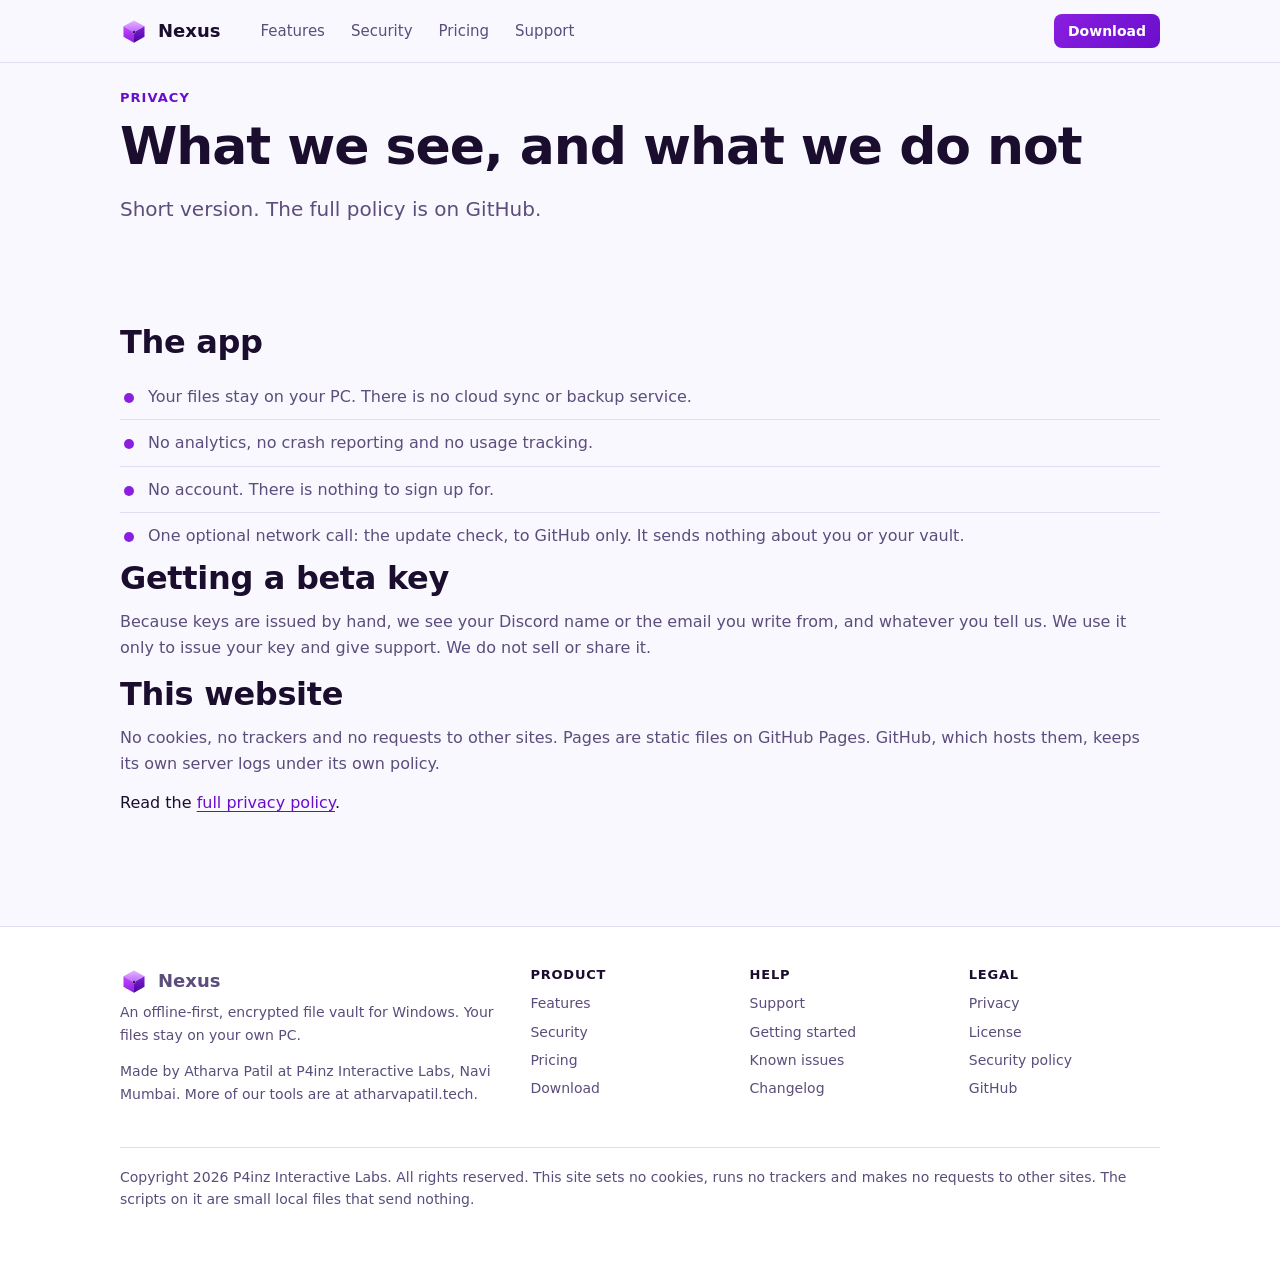
<file: docs/privacy.html>
<!doctype html>
<html lang="en"><head><meta charset="utf-8"><meta name="viewport" content="width=device-width, initial-scale=1">
<title>Privacy | Nexus</title><meta name="description" content="Nexus collects no telemetry and needs no account. What we see when you request a beta key, and what this site does and does not do."><meta name="color-scheme" content="dark light">
<meta http-equiv="Content-Security-Policy" content="default-src 'none'; script-src 'self'; style-src 'self'; img-src 'self' data:; connect-src 'none'; form-action 'none'; base-uri 'none'; object-src 'none'"><meta name="referrer" content="no-referrer">
<meta property="og:title" content="Privacy | Nexus"><meta property="og:description" content="Nexus collects no telemetry and needs no account. What we see when you request a beta key, and what this site does and does not do."><meta property="og:type" content="website">
<meta property="og:image" content="https://p4inz-code.github.io/nexus-desktop/img/og.png"><meta property="og:url" content="https://p4inz-code.github.io/nexus-desktop/privacy.html"><meta property="og:site_name" content="Nexus">
<meta name="twitter:card" content="summary_large_image"><link rel="canonical" href="https://p4inz-code.github.io/nexus-desktop/privacy.html">
<meta name="theme-color" content="#0a0810"><meta name="author" content="Atharva Patil"><link rel="icon" href="favicon.svg" type="image/svg+xml">
<link rel="stylesheet" href="style.css"><script src="site.js" defer></script>
<script type="application/ld+json">{"@context":"https://schema.org","@type":"SoftwareApplication","name":"Nexus","applicationCategory":"SecurityApplication","operatingSystem":"Windows 10, Windows 11","description":"An offline-first, encrypted file vault for Windows.","url":"https://p4inz-code.github.io/nexus-desktop/","image":"https://p4inz-code.github.io/nexus-desktop/img/og.png","author":{"@type":"Organization","name":"P4inz Interactive Labs","url":"https://atharvapatil.tech","email":"atharva.patil.cg@gmail.com","address":{"@type":"PostalAddress","addressLocality":"Navi Mumbai","addressCountry":"IN"}},"offers":{"@type":"Offer","price":"0","priceCurrency":"INR","description":"Free during the public beta"}}</script>
</head>
<body><a class="skip" href="#main">Skip to content</a>
<header class="top"><div class="wrap bar"><a class="brand" href="index.html"><img src="img/nexus-mark.svg" alt="" width="28" height="28">Nexus</a>
<nav class="nav" aria-label="Main"><a href="features.html">Features</a><a href="security.html">Security</a><a href="pricing.html">Pricing</a><a href="support.html">Support</a></nav><a class="btn small" href="download.html">Download</a></div></header>
<main id="main">

<section class="wrap tight"><p class="eyebrow">Privacy</p><h1>What we see, and what we do not</h1>
<p class="lead">Short version. The full policy is on GitHub.</p></section>
<section class="wrap"><h2>The app</h2>
<ul class="list"><li>Your files stay on your PC. There is no cloud sync or backup service.</li><li>No analytics, no crash reporting and no usage tracking.</li><li>No account. There is nothing to sign up for.</li><li>One optional network call: the update check, to GitHub only. It sends nothing about you or your vault.</li></ul>
<h2>Getting a beta key</h2><p class="muted">Because keys are issued by hand, we see your Discord name or the email you write from, and whatever you tell us. We use it only to issue your key and give support. We do not sell or share it.</p>
<h2>This website</h2><p class="muted">No cookies, no trackers and no requests to other sites. Pages are static files on GitHub Pages. GitHub, which hosts them, keeps its own server logs under its own policy.</p>
<p>Read the <a href="https://github.com/p4inz-code/nexus-desktop/blob/main/PRIVACY.md" rel="noopener noreferrer">full privacy policy</a>.</p></section>
</main>
<footer class="foot"><div class="wrap"><div class="cols">
<div><a class="brand" href="index.html"><img src="img/nexus-mark.svg" alt="" width="28" height="28">Nexus</a>
<p>An offline-first, encrypted file vault for Windows. Your files stay on your own PC.</p>
<p>Made by Atharva Patil at P4inz Interactive Labs, Navi Mumbai. More of our tools are at <a href="https://atharvapatil.tech" rel="noopener noreferrer">atharvapatil.tech</a>.</p></div>
<div><h2>Product</h2><ul><li><a href="features.html">Features</a></li><li><a href="security.html">Security</a></li><li><a href="pricing.html">Pricing</a></li><li><a href="download.html">Download</a></li></ul></div>
<div><h2>Help</h2><ul><li><a href="support.html">Support</a></li><li><a href="https://github.com/p4inz-code/nexus-desktop/blob/main/docs/GETTING_STARTED.md" rel="noopener noreferrer">Getting started</a></li><li><a href="https://github.com/p4inz-code/nexus-desktop/blob/main/docs/KNOWN_ISSUES.md" rel="noopener noreferrer">Known issues</a></li><li><a href="https://github.com/p4inz-code/nexus-desktop/blob/main/CHANGELOG.md" rel="noopener noreferrer">Changelog</a></li></ul></div>
<div><h2>Legal</h2><ul><li><a href="privacy.html">Privacy</a></li><li><a href="https://github.com/p4inz-code/nexus-desktop/blob/main/LICENSE" rel="noopener noreferrer">License</a></li><li><a href="https://github.com/p4inz-code/nexus-desktop/blob/main/SECURITY.md" rel="noopener noreferrer">Security policy</a></li><li><a href="https://github.com/p4inz-code/nexus-desktop" rel="noopener noreferrer">GitHub</a></li></ul></div>
</div><p class="legal">Copyright 2026 P4inz Interactive Labs. All rights reserved. This site sets no cookies, runs no trackers and makes no requests to other sites. The scripts on it are small local files that send nothing.</p></div></footer>
</body></html>
</file>
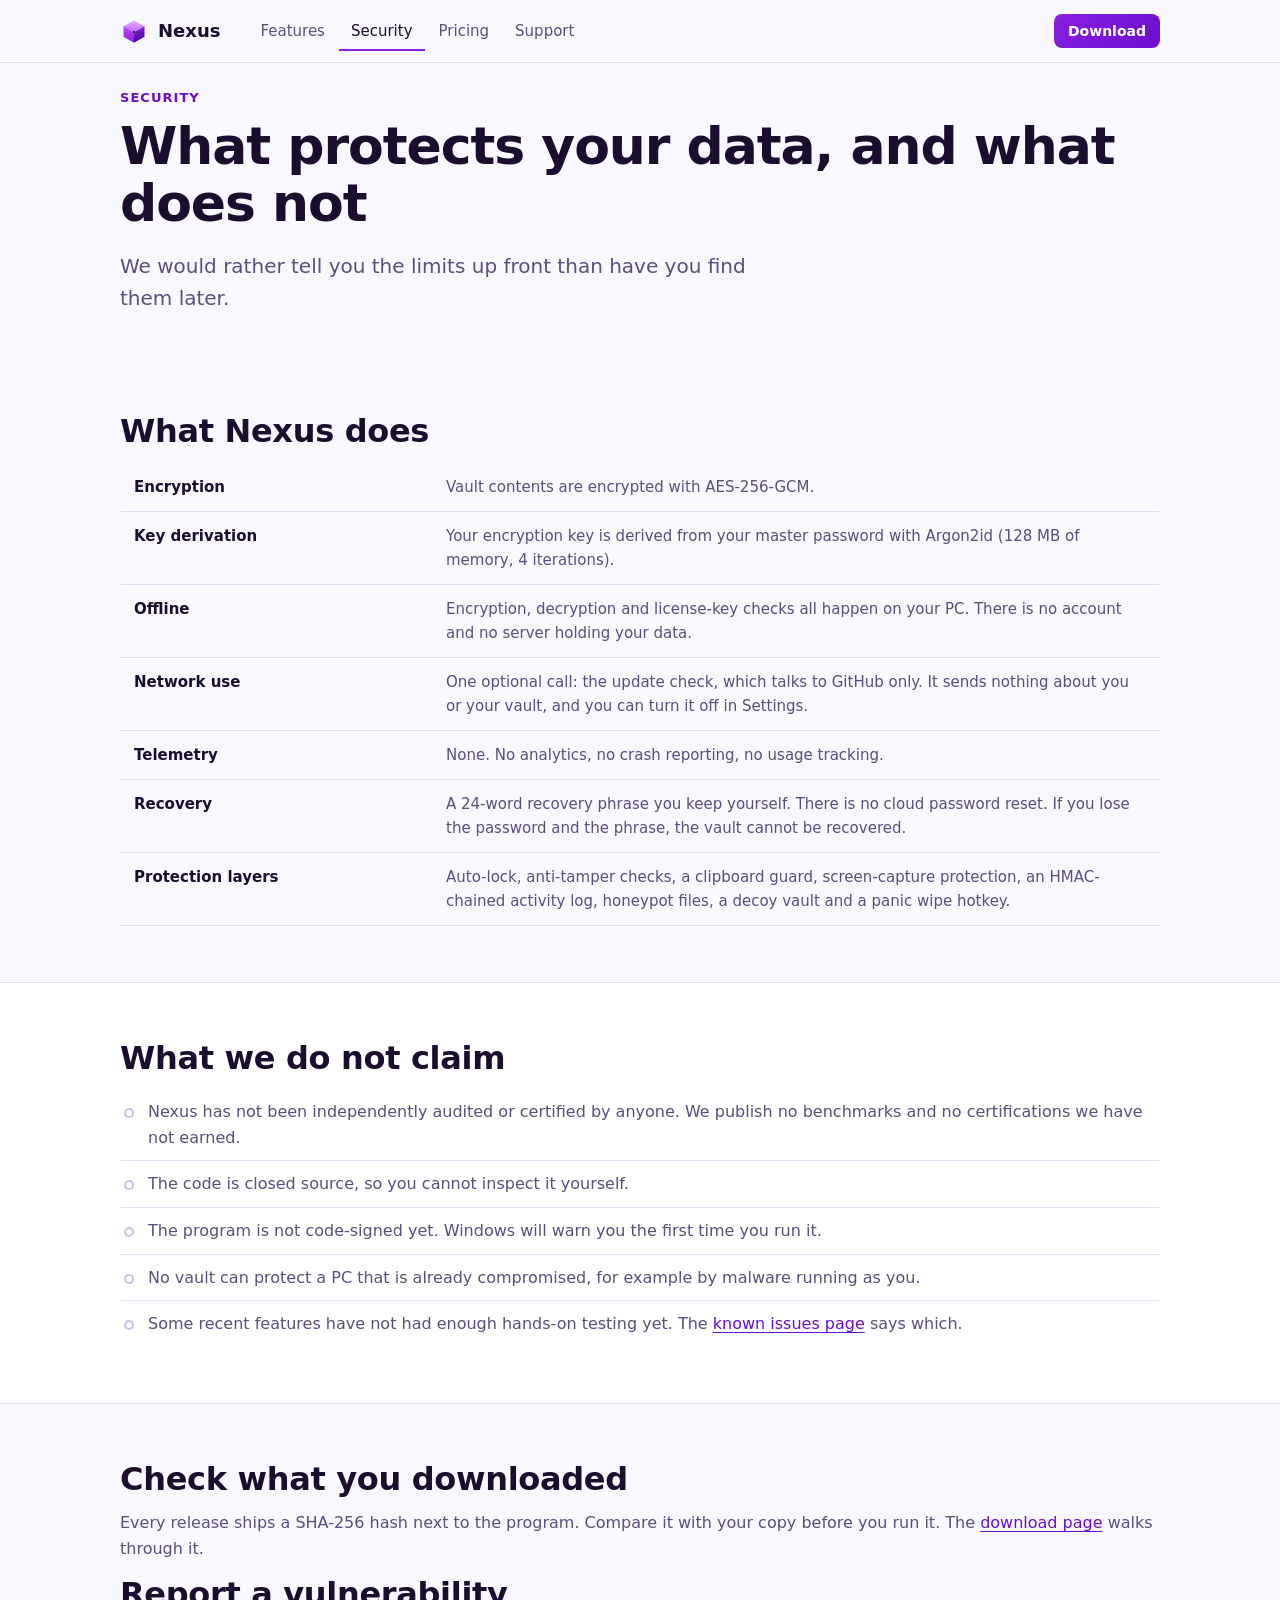
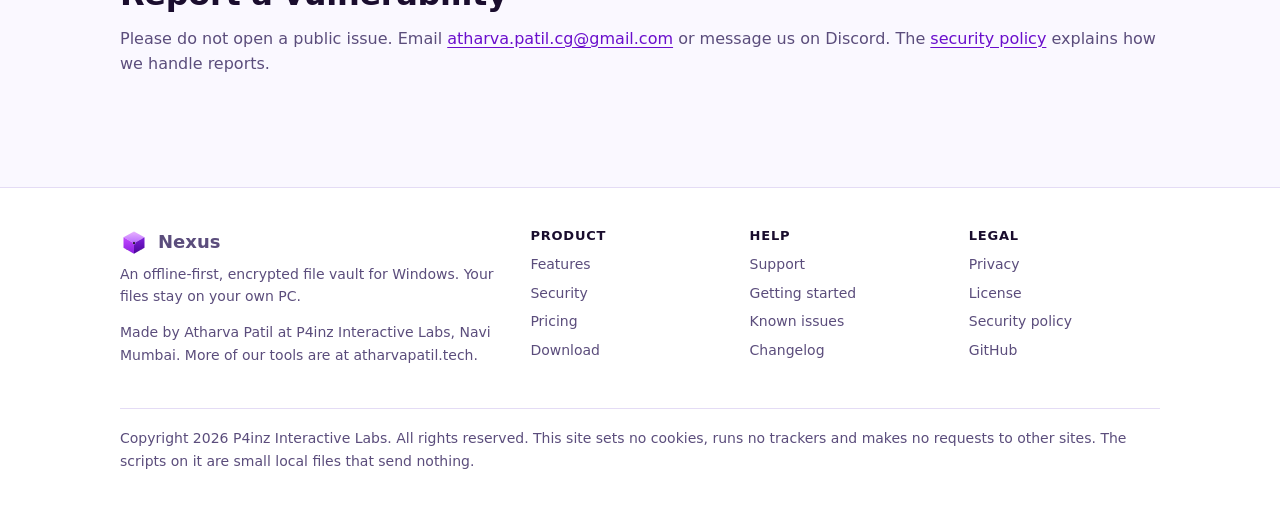
<file: docs/security.html>
<!doctype html>
<html lang="en"><head><meta charset="utf-8"><meta name="viewport" content="width=device-width, initial-scale=1">
<title>Security | Nexus</title><meta name="description" content="How Nexus protects your data with AES-256-GCM and Argon2id, what it keeps offline, and the limits we want you to know about."><meta name="color-scheme" content="dark light">
<meta http-equiv="Content-Security-Policy" content="default-src 'none'; script-src 'self'; style-src 'self'; img-src 'self' data:; connect-src 'none'; form-action 'none'; base-uri 'none'; object-src 'none'"><meta name="referrer" content="no-referrer">
<meta property="og:title" content="Security | Nexus"><meta property="og:description" content="How Nexus protects your data with AES-256-GCM and Argon2id, what it keeps offline, and the limits we want you to know about."><meta property="og:type" content="website">
<meta property="og:image" content="https://p4inz-code.github.io/nexus-desktop/img/og.png"><meta property="og:url" content="https://p4inz-code.github.io/nexus-desktop/security.html"><meta property="og:site_name" content="Nexus">
<meta name="twitter:card" content="summary_large_image"><link rel="canonical" href="https://p4inz-code.github.io/nexus-desktop/security.html">
<meta name="theme-color" content="#0a0810"><meta name="author" content="Atharva Patil"><link rel="icon" href="favicon.svg" type="image/svg+xml">
<link rel="stylesheet" href="style.css"><script src="site.js" defer></script>
<script type="application/ld+json">{"@context":"https://schema.org","@type":"SoftwareApplication","name":"Nexus","applicationCategory":"SecurityApplication","operatingSystem":"Windows 10, Windows 11","description":"An offline-first, encrypted file vault for Windows.","url":"https://p4inz-code.github.io/nexus-desktop/","image":"https://p4inz-code.github.io/nexus-desktop/img/og.png","author":{"@type":"Organization","name":"P4inz Interactive Labs","url":"https://atharvapatil.tech","email":"atharva.patil.cg@gmail.com","address":{"@type":"PostalAddress","addressLocality":"Navi Mumbai","addressCountry":"IN"}},"offers":{"@type":"Offer","price":"0","priceCurrency":"INR","description":"Free during the public beta"}}</script>
</head>
<body><a class="skip" href="#main">Skip to content</a>
<header class="top"><div class="wrap bar"><a class="brand" href="index.html"><img src="img/nexus-mark.svg" alt="" width="28" height="28">Nexus</a>
<nav class="nav" aria-label="Main"><a href="features.html">Features</a><a href="security.html" aria-current="page">Security</a><a href="pricing.html">Pricing</a><a href="support.html">Support</a></nav><a class="btn small" href="download.html">Download</a></div></header>
<main id="main">

<section class="wrap tight"><p class="eyebrow">Security</p><h1>What protects your data, and what does not</h1>
<p class="lead">We would rather tell you the limits up front than have you find them later.</p></section>
<section class="wrap"><h2>What Nexus does</h2><div class="scroll"><table><tbody>
<tr><th scope="row">Encryption</th><td>Vault contents are encrypted with AES-256-GCM.</td></tr>
<tr><th scope="row">Key derivation</th><td>Your encryption key is derived from your master password with Argon2id (128 MB of memory, 4 iterations).</td></tr>
<tr><th scope="row">Offline</th><td>Encryption, decryption and license-key checks all happen on your PC. There is no account and no server holding your data.</td></tr>
<tr><th scope="row">Network use</th><td>One optional call: the update check, which talks to GitHub only. It sends nothing about you or your vault, and you can turn it off in Settings.</td></tr>
<tr><th scope="row">Telemetry</th><td>None. No analytics, no crash reporting, no usage tracking.</td></tr>
<tr><th scope="row">Recovery</th><td>A 24-word recovery phrase you keep yourself. There is no cloud password reset. If you lose the password and the phrase, the vault cannot be recovered.</td></tr>
<tr><th scope="row">Protection layers</th><td>Auto-lock, anti-tamper checks, a clipboard guard, screen-capture protection, an HMAC-chained activity log, honeypot files, a decoy vault and a panic wipe hotkey.</td></tr></tbody></table></div></section>

<section class="band"><div class="wrap"><h2>What we do not claim</h2>
<ul class="list no"><li>Nexus has not been independently audited or certified by anyone. We publish no benchmarks and no certifications we have not earned.</li><li>The code is closed source, so you cannot inspect it yourself.</li><li>The program is not code-signed yet. Windows will warn you the first time you run it.</li><li>No vault can protect a PC that is already compromised, for example by malware running as you.</li><li>Some recent features have not had enough hands-on testing yet. The <a href="https://github.com/p4inz-code/nexus-desktop/blob/main/docs/KNOWN_ISSUES.md" rel="noopener noreferrer">known issues page</a> says which.</li></ul></div></section>

<section class="wrap"><h2>Check what you downloaded</h2>
<p class="muted">Every release ships a SHA-256 hash next to the program. Compare it with your copy before you run it. The <a href="download.html">download page</a> walks through it.</p>
<h2>Report a vulnerability</h2><p class="muted">Please do not open a public issue. Email <a href="mailto:atharva.patil.cg@gmail.com">atharva.patil.cg@gmail.com</a> or message us on Discord. The <a href="https://github.com/p4inz-code/nexus-desktop/blob/main/SECURITY.md" rel="noopener noreferrer">security policy</a> explains how we handle reports.</p></section>
</main>
<footer class="foot"><div class="wrap"><div class="cols">
<div><a class="brand" href="index.html"><img src="img/nexus-mark.svg" alt="" width="28" height="28">Nexus</a>
<p>An offline-first, encrypted file vault for Windows. Your files stay on your own PC.</p>
<p>Made by Atharva Patil at P4inz Interactive Labs, Navi Mumbai. More of our tools are at <a href="https://atharvapatil.tech" rel="noopener noreferrer">atharvapatil.tech</a>.</p></div>
<div><h2>Product</h2><ul><li><a href="features.html">Features</a></li><li><a href="security.html">Security</a></li><li><a href="pricing.html">Pricing</a></li><li><a href="download.html">Download</a></li></ul></div>
<div><h2>Help</h2><ul><li><a href="support.html">Support</a></li><li><a href="https://github.com/p4inz-code/nexus-desktop/blob/main/docs/GETTING_STARTED.md" rel="noopener noreferrer">Getting started</a></li><li><a href="https://github.com/p4inz-code/nexus-desktop/blob/main/docs/KNOWN_ISSUES.md" rel="noopener noreferrer">Known issues</a></li><li><a href="https://github.com/p4inz-code/nexus-desktop/blob/main/CHANGELOG.md" rel="noopener noreferrer">Changelog</a></li></ul></div>
<div><h2>Legal</h2><ul><li><a href="privacy.html">Privacy</a></li><li><a href="https://github.com/p4inz-code/nexus-desktop/blob/main/LICENSE" rel="noopener noreferrer">License</a></li><li><a href="https://github.com/p4inz-code/nexus-desktop/blob/main/SECURITY.md" rel="noopener noreferrer">Security policy</a></li><li><a href="https://github.com/p4inz-code/nexus-desktop" rel="noopener noreferrer">GitHub</a></li></ul></div>
</div><p class="legal">Copyright 2026 P4inz Interactive Labs. All rights reserved. This site sets no cookies, runs no trackers and makes no requests to other sites. The scripts on it are small local files that send nothing.</p></div></footer>
</body></html>
</file>
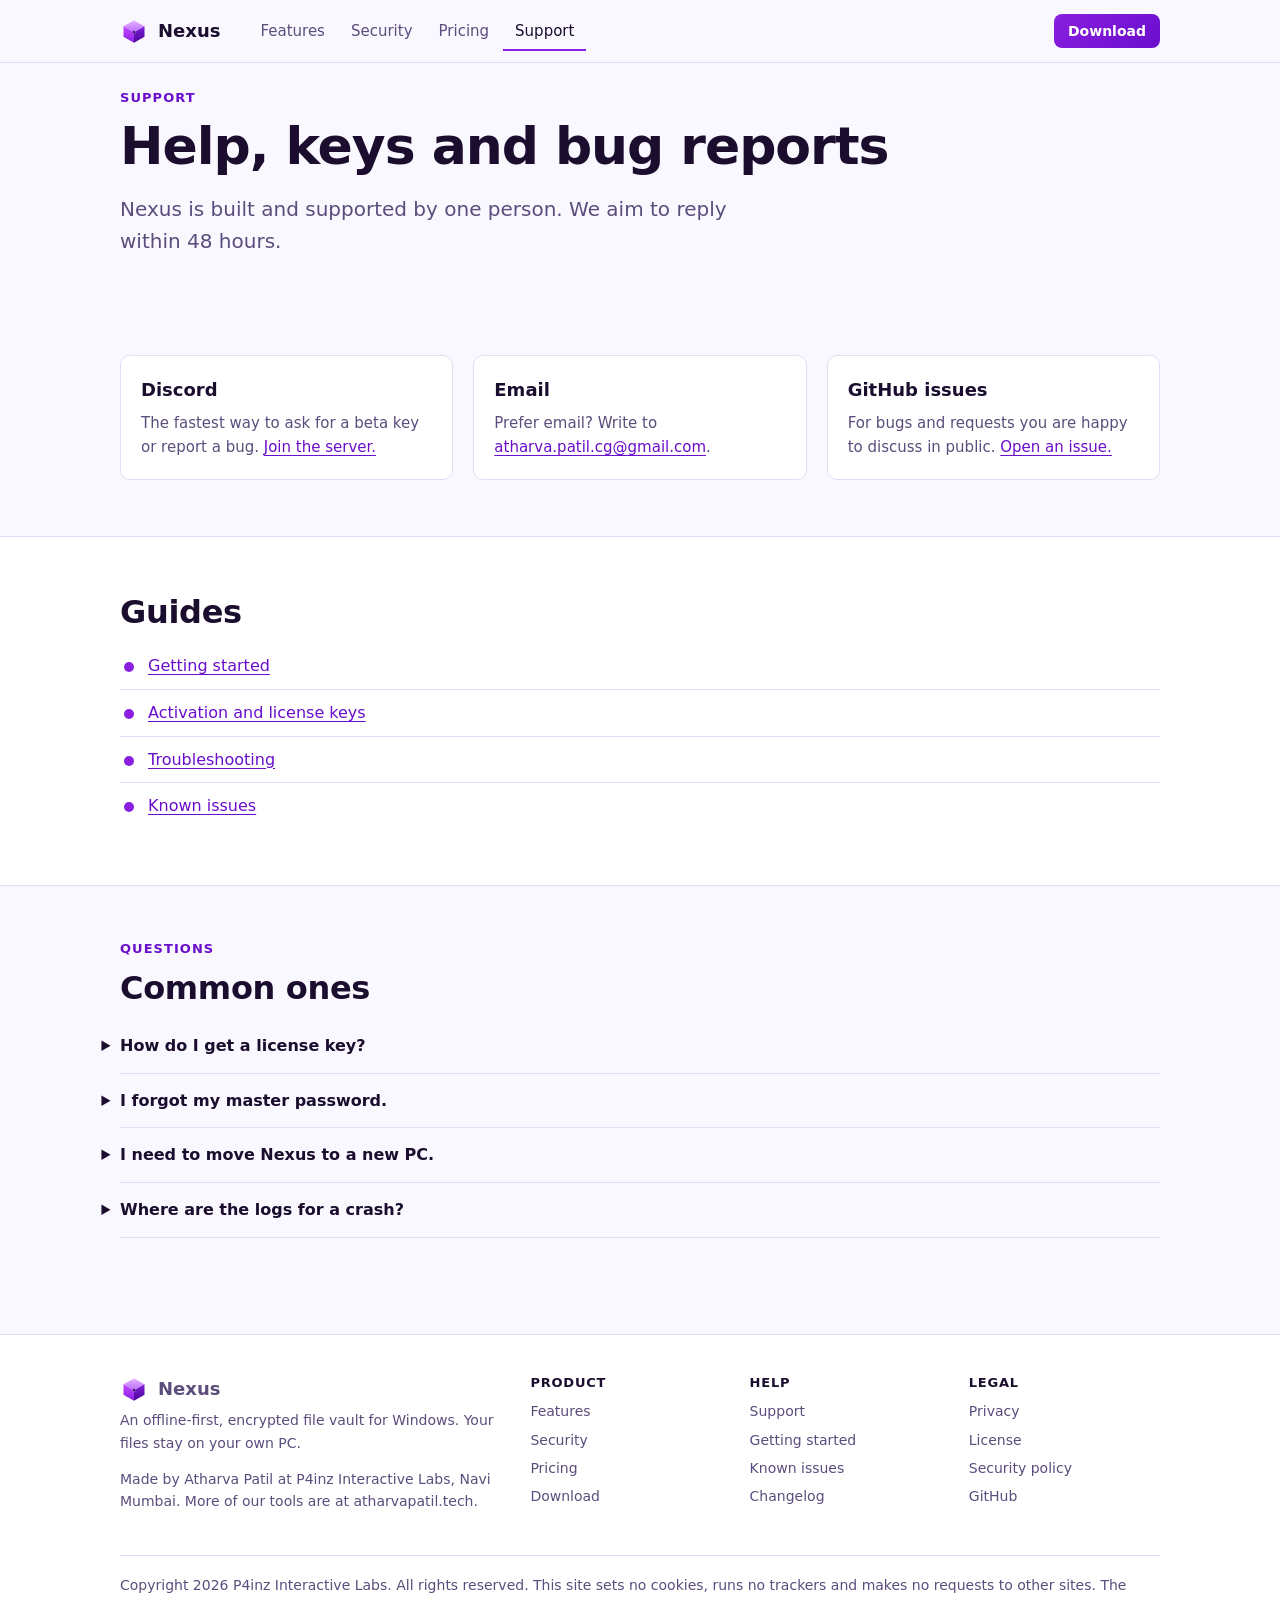
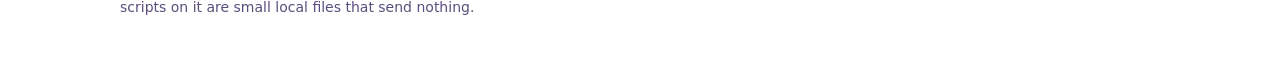
<file: docs/support.html>
<!doctype html>
<html lang="en"><head><meta charset="utf-8"><meta name="viewport" content="width=device-width, initial-scale=1">
<title>Support | Nexus</title><meta name="description" content="Get a beta key, report a bug or find a guide. Nexus is supported by one developer and we aim to reply within 48 hours."><meta name="color-scheme" content="dark light">
<meta http-equiv="Content-Security-Policy" content="default-src 'none'; script-src 'self'; style-src 'self'; img-src 'self' data:; connect-src 'none'; form-action 'none'; base-uri 'none'; object-src 'none'"><meta name="referrer" content="no-referrer">
<meta property="og:title" content="Support | Nexus"><meta property="og:description" content="Get a beta key, report a bug or find a guide. Nexus is supported by one developer and we aim to reply within 48 hours."><meta property="og:type" content="website">
<meta property="og:image" content="https://p4inz-code.github.io/nexus-desktop/img/og.png"><meta property="og:url" content="https://p4inz-code.github.io/nexus-desktop/support.html"><meta property="og:site_name" content="Nexus">
<meta name="twitter:card" content="summary_large_image"><link rel="canonical" href="https://p4inz-code.github.io/nexus-desktop/support.html">
<meta name="theme-color" content="#0a0810"><meta name="author" content="Atharva Patil"><link rel="icon" href="favicon.svg" type="image/svg+xml">
<link rel="stylesheet" href="style.css"><script src="site.js" defer></script>
<script type="application/ld+json">{"@context":"https://schema.org","@type":"SoftwareApplication","name":"Nexus","applicationCategory":"SecurityApplication","operatingSystem":"Windows 10, Windows 11","description":"An offline-first, encrypted file vault for Windows.","url":"https://p4inz-code.github.io/nexus-desktop/","image":"https://p4inz-code.github.io/nexus-desktop/img/og.png","author":{"@type":"Organization","name":"P4inz Interactive Labs","url":"https://atharvapatil.tech","email":"atharva.patil.cg@gmail.com","address":{"@type":"PostalAddress","addressLocality":"Navi Mumbai","addressCountry":"IN"}},"offers":{"@type":"Offer","price":"0","priceCurrency":"INR","description":"Free during the public beta"}}</script>
</head>
<body><a class="skip" href="#main">Skip to content</a>
<header class="top"><div class="wrap bar"><a class="brand" href="index.html"><img src="img/nexus-mark.svg" alt="" width="28" height="28">Nexus</a>
<nav class="nav" aria-label="Main"><a href="features.html">Features</a><a href="security.html">Security</a><a href="pricing.html">Pricing</a><a href="support.html" aria-current="page">Support</a></nav><a class="btn small" href="download.html">Download</a></div></header>
<main id="main">

<section class="wrap tight"><p class="eyebrow">Support</p><h1>Help, keys and bug reports</h1>
<p class="lead">Nexus is built and supported by one person. We aim to reply within 48 hours.</p></section>
<section class="wrap"><div class="trio">
<div class="card"><h3>Discord</h3><p>The fastest way to ask for a beta key or report a bug. <a href="https://discord.gg/8UKt8s5FbW" rel="noopener noreferrer">Join the server.</a></p></div>
<div class="card"><h3>Email</h3><p>Prefer email? Write to <a href="mailto:atharva.patil.cg@gmail.com">atharva.patil.cg@gmail.com</a>.</p></div>
<div class="card"><h3>GitHub issues</h3><p>For bugs and requests you are happy to discuss in public. <a href="https://github.com/p4inz-code/nexus-desktop/issues/new/choose" rel="noopener noreferrer">Open an issue.</a></p></div></div></section>
<section class="band"><div class="wrap"><h2>Guides</h2>
<ul class="list"><li><a href="https://github.com/p4inz-code/nexus-desktop/blob/main/docs/GETTING_STARTED.md" rel="noopener noreferrer">Getting started</a></li><li><a href="https://github.com/p4inz-code/nexus-desktop/blob/main/docs/ACTIVATION.md" rel="noopener noreferrer">Activation and license keys</a></li><li><a href="https://github.com/p4inz-code/nexus-desktop/blob/main/docs/TROUBLESHOOTING.md" rel="noopener noreferrer">Troubleshooting</a></li><li><a href="https://github.com/p4inz-code/nexus-desktop/blob/main/docs/KNOWN_ISSUES.md" rel="noopener noreferrer">Known issues</a></li></ul></div></section>
<section class="wrap"><p class="eyebrow">Questions</p><h2>Common ones</h2>
<details><summary>How do I get a license key?</summary><p>Ask on Discord or by email. Keys are issued by hand during the beta, so it can take a little while.</p></details>
<details><summary>I forgot my master password.</summary><p>Use your recovery phrase from the lock screen. If you also lost the phrase, a machine-bound bypass is available through us as a last resort. If neither works, the vault cannot be recovered.</p></details>
<details><summary>I need to move Nexus to a new PC.</summary><p>Keys are tied to one machine and checked offline. Contact us and we will help with a new key.</p></details>
<details><summary>Where are the logs for a crash?</summary><p>See the troubleshooting guide for where they live. They stay on your PC unless you choose to send one.</p></details></section>
</main>
<footer class="foot"><div class="wrap"><div class="cols">
<div><a class="brand" href="index.html"><img src="img/nexus-mark.svg" alt="" width="28" height="28">Nexus</a>
<p>An offline-first, encrypted file vault for Windows. Your files stay on your own PC.</p>
<p>Made by Atharva Patil at P4inz Interactive Labs, Navi Mumbai. More of our tools are at <a href="https://atharvapatil.tech" rel="noopener noreferrer">atharvapatil.tech</a>.</p></div>
<div><h2>Product</h2><ul><li><a href="features.html">Features</a></li><li><a href="security.html">Security</a></li><li><a href="pricing.html">Pricing</a></li><li><a href="download.html">Download</a></li></ul></div>
<div><h2>Help</h2><ul><li><a href="support.html">Support</a></li><li><a href="https://github.com/p4inz-code/nexus-desktop/blob/main/docs/GETTING_STARTED.md" rel="noopener noreferrer">Getting started</a></li><li><a href="https://github.com/p4inz-code/nexus-desktop/blob/main/docs/KNOWN_ISSUES.md" rel="noopener noreferrer">Known issues</a></li><li><a href="https://github.com/p4inz-code/nexus-desktop/blob/main/CHANGELOG.md" rel="noopener noreferrer">Changelog</a></li></ul></div>
<div><h2>Legal</h2><ul><li><a href="privacy.html">Privacy</a></li><li><a href="https://github.com/p4inz-code/nexus-desktop/blob/main/LICENSE" rel="noopener noreferrer">License</a></li><li><a href="https://github.com/p4inz-code/nexus-desktop/blob/main/SECURITY.md" rel="noopener noreferrer">Security policy</a></li><li><a href="https://github.com/p4inz-code/nexus-desktop" rel="noopener noreferrer">GitHub</a></li></ul></div>
</div><p class="legal">Copyright 2026 P4inz Interactive Labs. All rights reserved. This site sets no cookies, runs no trackers and makes no requests to other sites. The scripts on it are small local files that send nothing.</p></div></footer>
</body></html>
</file>
<file: docs/style.css>
/* Nexus site. One small stylesheet, no web fonts, no external requests. */
:root{
  --bg:#0a0810;--surface:#0f0c1b;--raised:#15112a;--line:#251a40;--line-strong:#3a2b60;
  --text:#e0d8f8;--muted:#9a8abe;--accent:#b43cff;--accent-deep:#6a0ecc;--accent-soft:#d090ff;
  --on-accent:#fff;--ok:#86efac;
  --font:"Segoe UI",system-ui,-apple-system,"Helvetica Neue",Arial,sans-serif;
  --mono:Consolas,"SF Mono",ui-monospace,Menlo,monospace;
  --maxw:1040px;--r:10px;
}
@media (prefers-color-scheme:light){
  :root{--bg:#faf8ff;--surface:#fff;--raised:#f3effc;--line:#e4dcf5;--line-strong:#cdbfe8;
    --text:#1a0d2e;--muted:#5b4d7c;--accent:#8a1fe0;--accent-deep:#6a0ecc;--accent-soft:#6a0ecc;--ok:#15803d}
}
*{box-sizing:border-box}
html{scroll-behavior:smooth}
body{margin:0;background:var(--bg);color:var(--text);font:16px/1.6 var(--font);-webkit-font-smoothing:antialiased}
img{max-width:100%;height:auto;display:block}
a{color:var(--accent-soft);text-underline-offset:3px}
a:hover{color:var(--text)}
:focus-visible{outline:2px solid var(--accent);outline-offset:3px;border-radius:4px}
.skip{position:absolute;left:-999px;top:8px;background:var(--accent);color:var(--on-accent);padding:8px 14px;border-radius:6px;z-index:50}
.skip:focus{left:8px}
.wrap{width:min(var(--maxw),100% - 40px);margin-inline:auto}

/* header */
.top{position:sticky;top:0;z-index:20;background:color-mix(in srgb,var(--bg) 90%,transparent);backdrop-filter:blur(10px);border-bottom:1px solid var(--line)}
.bar{display:flex;align-items:center;gap:8px 28px;min-height:62px;flex-wrap:wrap}
.brand{display:inline-flex;align-items:center;gap:10px;font-weight:600;font-size:18px;color:var(--text);text-decoration:none}
.brand img{width:28px;height:28px}
.nav{display:flex;gap:2px;flex:1;flex-wrap:wrap}
.nav a{padding:8px 12px;border-radius:6px;color:var(--muted);text-decoration:none;font-size:15px}
.nav a:hover{color:var(--text);background:var(--raised)}
.nav a[aria-current="page"]{color:var(--text);box-shadow:inset 0 -2px 0 var(--accent);border-radius:0}
@media (max-width:720px){.nav{order:3;width:100%;border-top:1px solid var(--line);padding-top:4px}.bar{padding-block:8px}}

/* buttons */
.btn{display:inline-flex;align-items:center;justify-content:center;min-height:44px;padding:0 22px;border-radius:8px;border:0;font:600 15px/1 var(--font);text-decoration:none;cursor:pointer;background:linear-gradient(135deg,var(--accent),var(--accent-deep));color:var(--on-accent);transition:filter .15s,transform .15s}
.btn:hover{color:var(--on-accent);filter:brightness(1.1);transform:translateY(-1px)}
.btn.ghost{background:transparent;color:var(--text);box-shadow:inset 0 0 0 1px var(--line-strong)}
.btn.ghost:hover{background:var(--raised);filter:none}
.btn.small{min-height:34px;padding:0 14px;font-size:14px}
.actions{display:flex;gap:12px;flex-wrap:wrap;margin-top:24px}

/* type */
.eyebrow{font:600 13px/1 var(--font);letter-spacing:.08em;text-transform:uppercase;color:var(--accent-soft);margin:0 0 14px}
h1{font-size:clamp(32px,5.2vw,52px);line-height:1.1;margin:0 0 18px;letter-spacing:-.02em;font-weight:650}
h2{font-size:clamp(24px,3.2vw,32px);line-height:1.2;margin:0 0 12px;letter-spacing:-.01em;font-weight:620}
h3{font-size:18px;margin:0 0 6px;font-weight:600}
p{margin:0 0 14px}
.lead{font-size:clamp(17px,2vw,20px);color:var(--muted);max-width:640px}
.note{color:var(--muted);font-size:14px;margin-top:14px}
.muted{color:var(--muted)}
section{padding-block:56px}
.tight{padding-block:28px}

/* hero */
.hero{padding-top:72px;padding-bottom:24px;position:relative;text-align:center}
.hero::before{content:"";position:absolute;inset:-40px 0 auto;height:520px;background:radial-gradient(60% 60% at 50% 0%,color-mix(in srgb,var(--accent) 22%,transparent),transparent 70%);pointer-events:none;z-index:-1}
.hero .lead{margin-inline:auto}
.hero .actions{justify-content:center}

/* window frame for app images */
.win{background:var(--surface);border:1px solid var(--line-strong);border-radius:12px;overflow:hidden;box-shadow:0 24px 60px -24px rgb(0 0 0 / .6)}
.win .tb{display:flex;align-items:center;gap:6px;padding:9px 12px;border-bottom:1px solid var(--line);background:var(--raised);font-size:12px;color:var(--muted)}
.win .tb i{width:9px;height:9px;border-radius:50%;background:var(--line-strong);display:inline-block}
.win .tb span{margin-left:8px}
.win img{width:100%}
.fade{position:relative}
.fade::after{content:"";position:absolute;inset:auto 0 0;height:90px;background:linear-gradient(to bottom,transparent,var(--bg));pointer-events:none}
figure{margin:0}
figcaption{color:var(--muted);font-size:13px;margin-top:10px;text-align:center}
.stage{padding-top:8px;padding-bottom:0}

/* grids */
.trio{display:grid;grid-template-columns:repeat(3,1fr);gap:20px}
.card{background:var(--surface);border:1px solid var(--line);border-radius:var(--r);padding:20px}
.card p{margin:0;color:var(--muted);font-size:15px}
.cards{display:grid;grid-template-columns:repeat(auto-fill,minmax(300px,1fr));gap:20px}
.cards .card img{border-radius:8px;border:1px solid var(--line);margin-bottom:14px}
@media (max-width:760px){.trio{grid-template-columns:1fr}}

.row{display:grid;grid-template-columns:1fr 1.15fr;gap:40px;align-items:center;padding-block:36px}
.row.flip{grid-template-columns:1.15fr 1fr}
.row.flip .text{order:2}
.row .text p{color:var(--muted)}
.row ul{margin:0;padding-left:18px;color:var(--muted)}
.row li{margin-bottom:4px}
@media (max-width:820px){.row,.row.flip{grid-template-columns:1fr;gap:20px}.row.flip .text{order:0}}

.band{background:var(--surface);border-block:1px solid var(--line)}
.two{display:grid;grid-template-columns:1fr 1fr;gap:28px}
@media (max-width:760px){.two{grid-template-columns:1fr}}
.list{list-style:none;margin:0;padding:0}
.list li{padding:10px 0 10px 28px;border-bottom:1px solid var(--line);position:relative;color:var(--muted)}
.list li:last-child{border-bottom:0}
.list li::before{content:"";position:absolute;left:4px;top:19px;width:10px;height:10px;border-radius:50%;background:var(--accent)}
.list.no li::before{background:transparent;box-shadow:inset 0 0 0 2px var(--line-strong)}
.steps{counter-reset:s;list-style:none;margin:0;padding:0;display:grid;gap:16px}
.steps li{counter-increment:s;position:relative;padding-left:48px;color:var(--muted)}
.steps li::before{content:counter(s);position:absolute;left:0;top:0;width:32px;height:32px;border-radius:50%;background:var(--raised);box-shadow:inset 0 0 0 1px var(--line-strong);display:grid;place-items:center;font-weight:600;color:var(--text)}
.steps strong{color:var(--text)}

/* tables, faq, code */
table{width:100%;border-collapse:collapse;font-size:15px}
th,td{text-align:left;padding:12px 14px;border-bottom:1px solid var(--line);vertical-align:top}
th{color:var(--text);font-weight:600;width:30%}
td{color:var(--muted)}
.scroll{overflow-x:auto}
details{border-bottom:1px solid var(--line);padding:14px 0}
summary{cursor:pointer;font-weight:600;list-style-position:outside}
details p{color:var(--muted);margin:10px 0 0}
.code{display:flex;gap:10px;align-items:center;background:var(--raised);border:1px solid var(--line);border-radius:8px;padding:8px 8px 8px 14px;font:14px/1.4 var(--mono);word-break:break-all}
.code code{flex:1}
.callout{border:1px solid var(--line-strong);background:var(--raised);border-radius:var(--r);padding:16px 18px;margin:18px 0}
.callout p:last-child{margin:0}
.badge{display:inline-block;font:600 12px/1 var(--font);padding:5px 9px;border-radius:99px;background:var(--raised);box-shadow:inset 0 0 0 1px var(--line-strong);color:var(--accent-soft);margin-bottom:12px}
.price{font-size:40px;font-weight:650;letter-spacing:-.02em;line-height:1.1;margin:6px 0}
.price small{font-size:15px;font-weight:400;color:var(--muted)}
.hash-ok{color:var(--ok)}
.hash-bad{color:#f43f5e}
input[type=text],input[type=file]{width:100%;background:var(--raised);color:var(--text);border:1px solid var(--line-strong);border-radius:8px;padding:11px 12px;font:14px var(--mono)}
label{display:block;font-weight:600;margin:14px 0 6px;font-size:14px}

/* footer */
.foot{border-top:1px solid var(--line);margin-top:40px;padding-block:40px;background:var(--surface);font-size:14px;color:var(--muted)}
.cols{display:grid;grid-template-columns:2fr 1fr 1fr 1fr;gap:28px}
.foot h2{font-size:13px;letter-spacing:.06em;text-transform:uppercase;color:var(--text);margin-bottom:10px}
.foot ul{list-style:none;margin:0;padding:0}
.foot li{margin-bottom:6px}
.foot a{color:var(--muted);text-decoration:none}
.foot a:hover{color:var(--text);text-decoration:underline}
.legal{border-top:1px solid var(--line);margin-top:28px;padding-top:18px}
@media (max-width:760px){.cols{grid-template-columns:1fr 1fr}}
@media (prefers-reduced-motion:reduce){html{scroll-behavior:auto}.btn{transition:none}}
</file>
